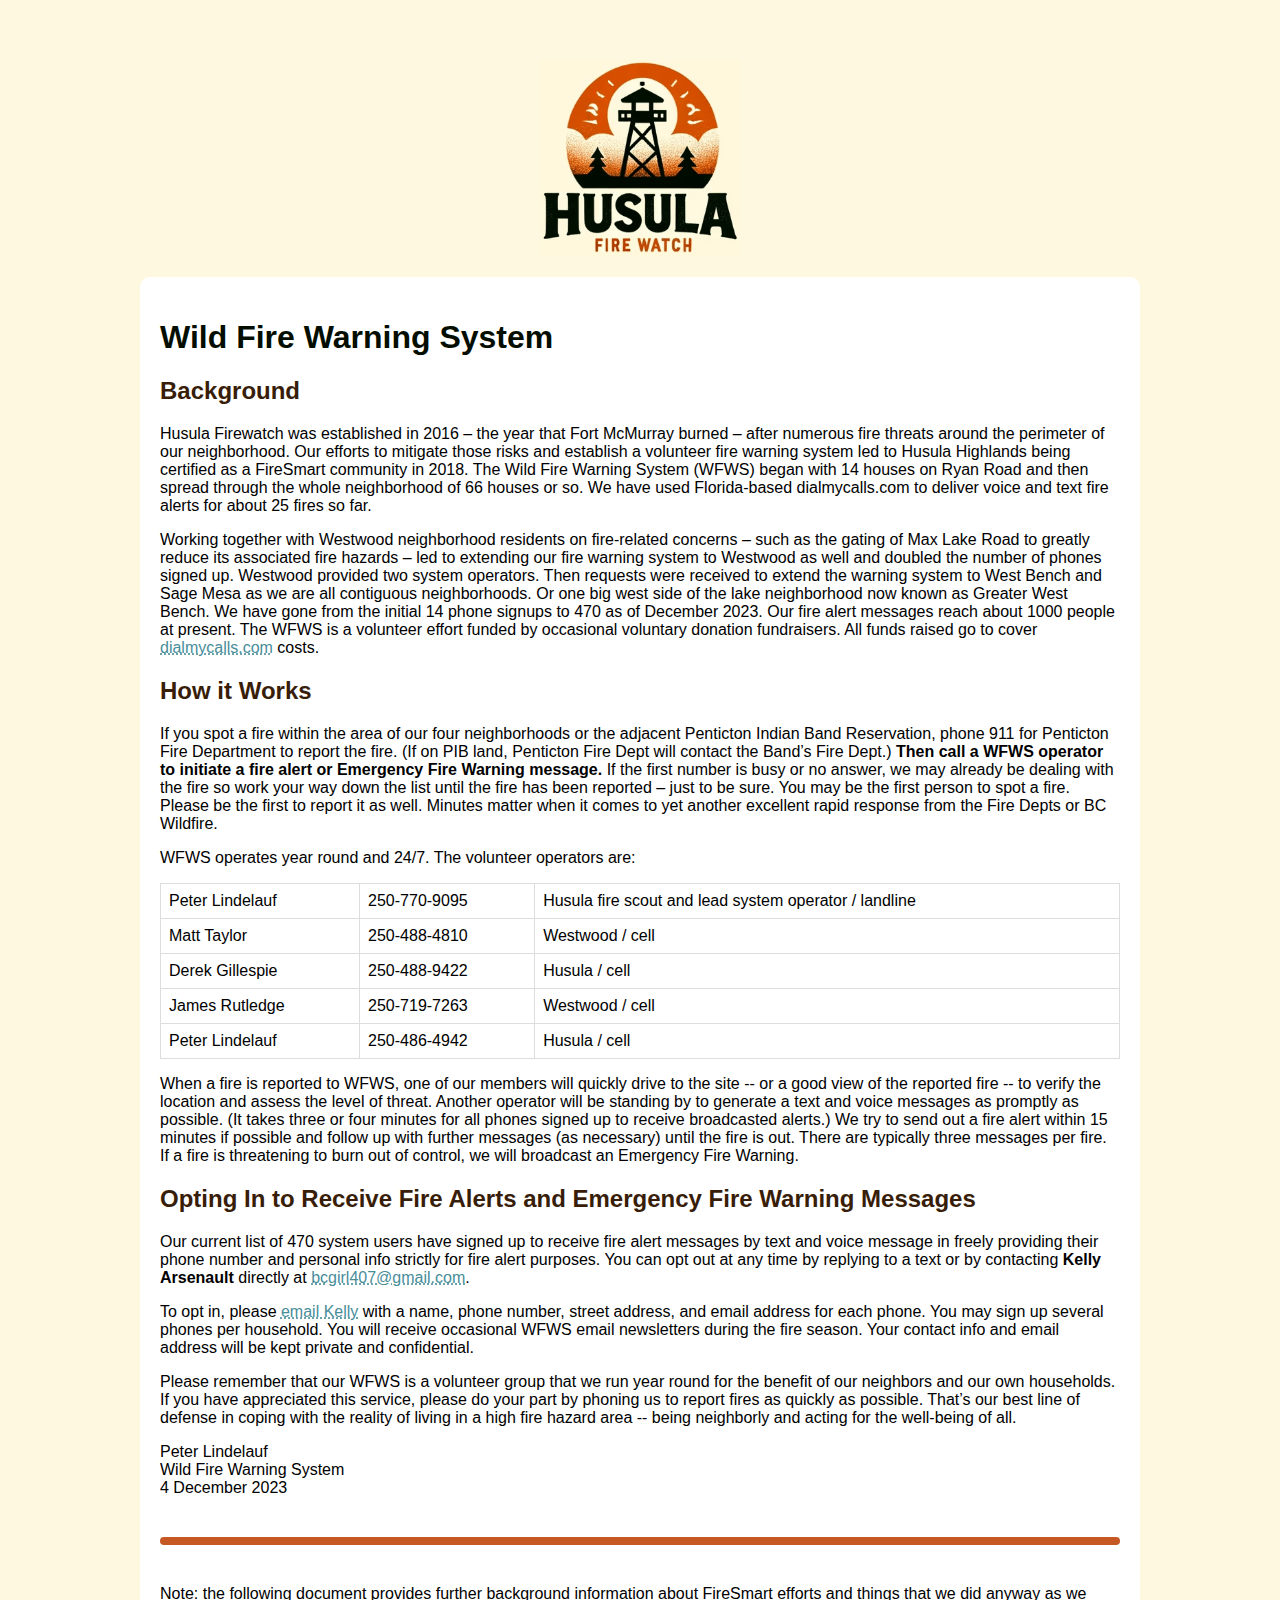
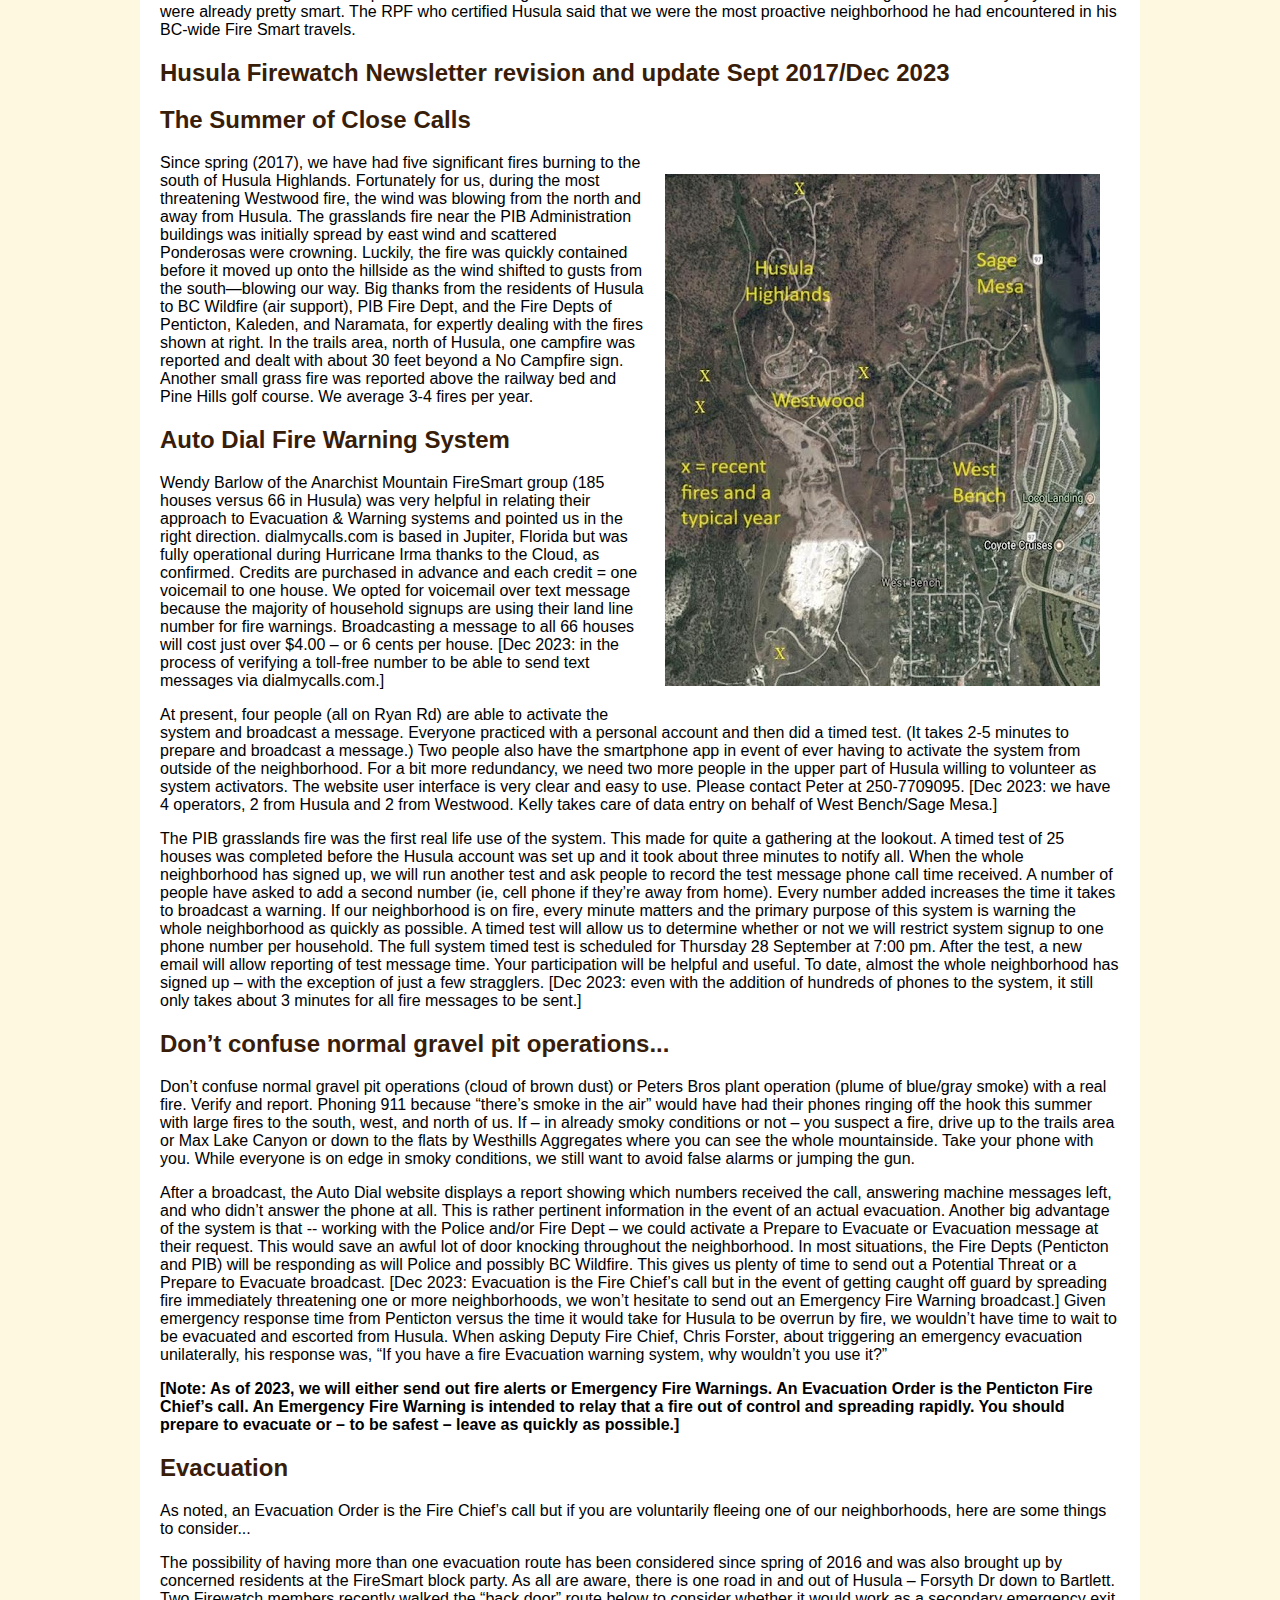
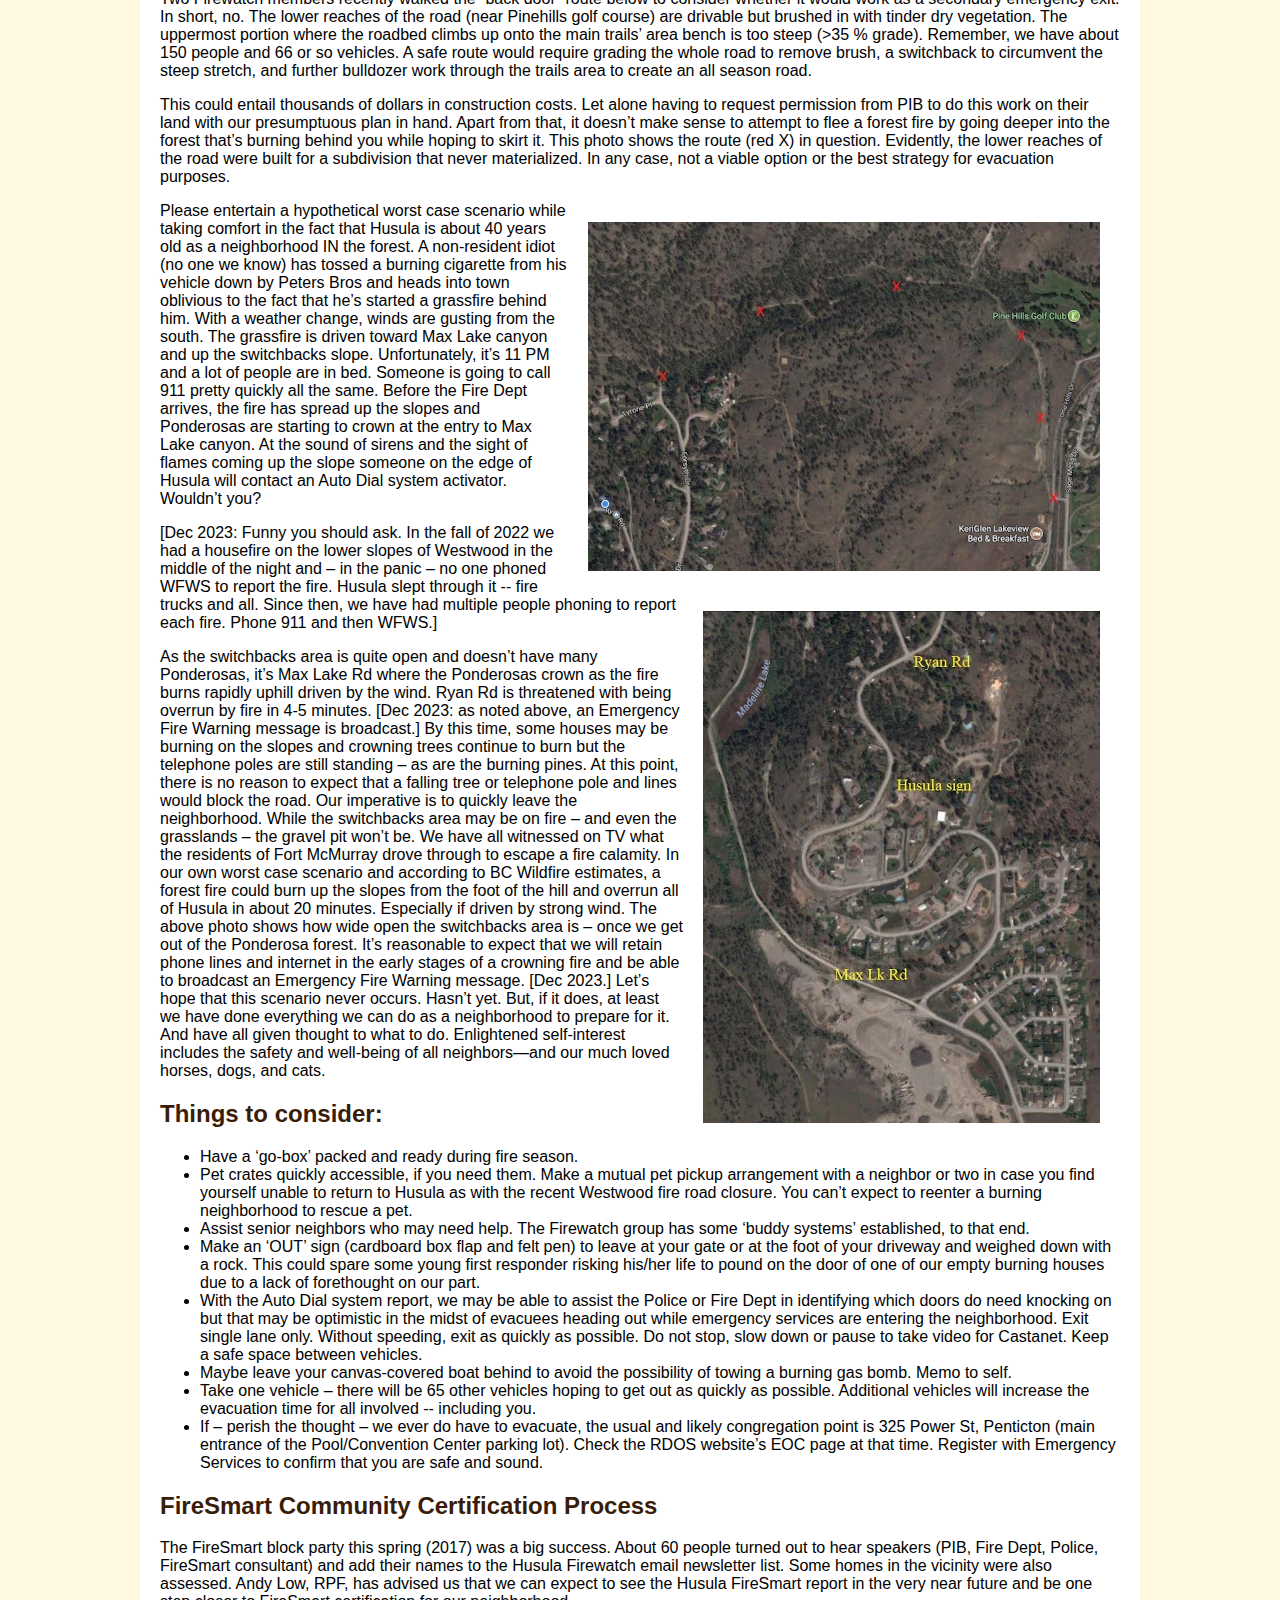
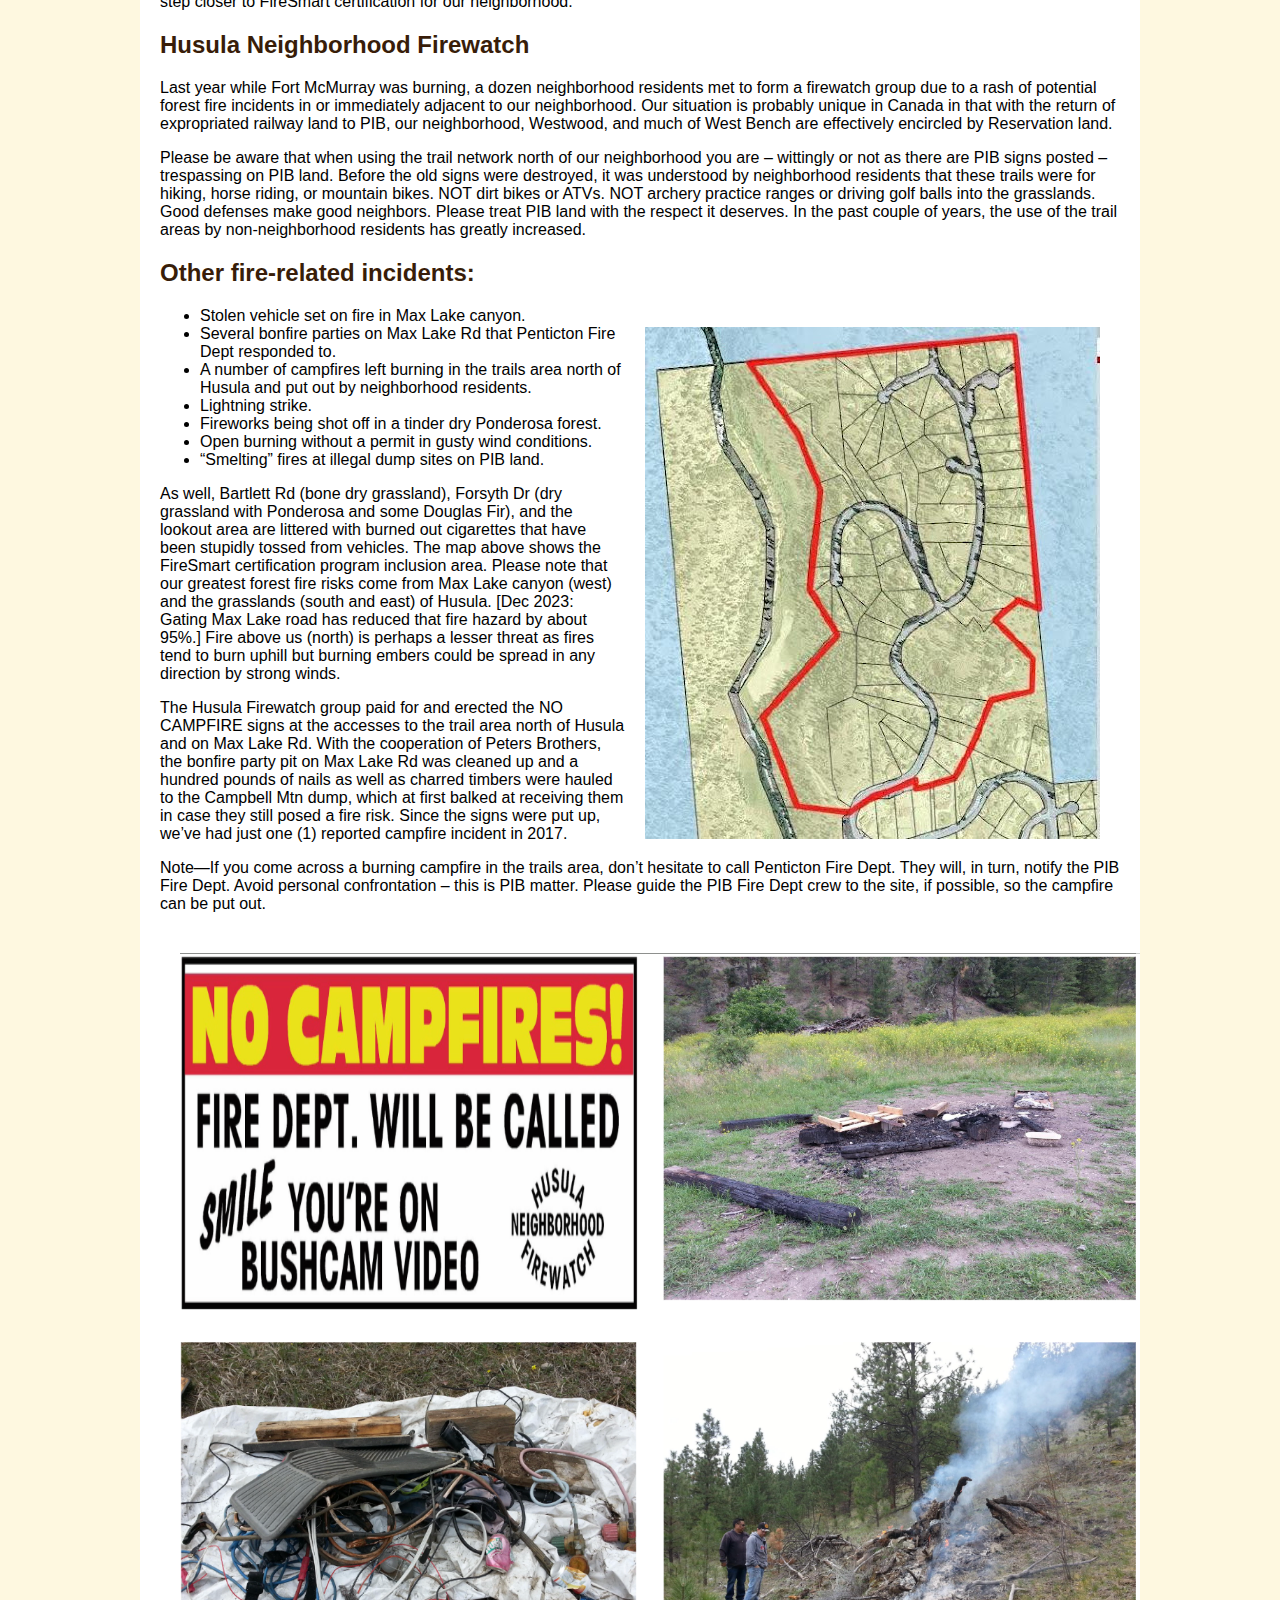
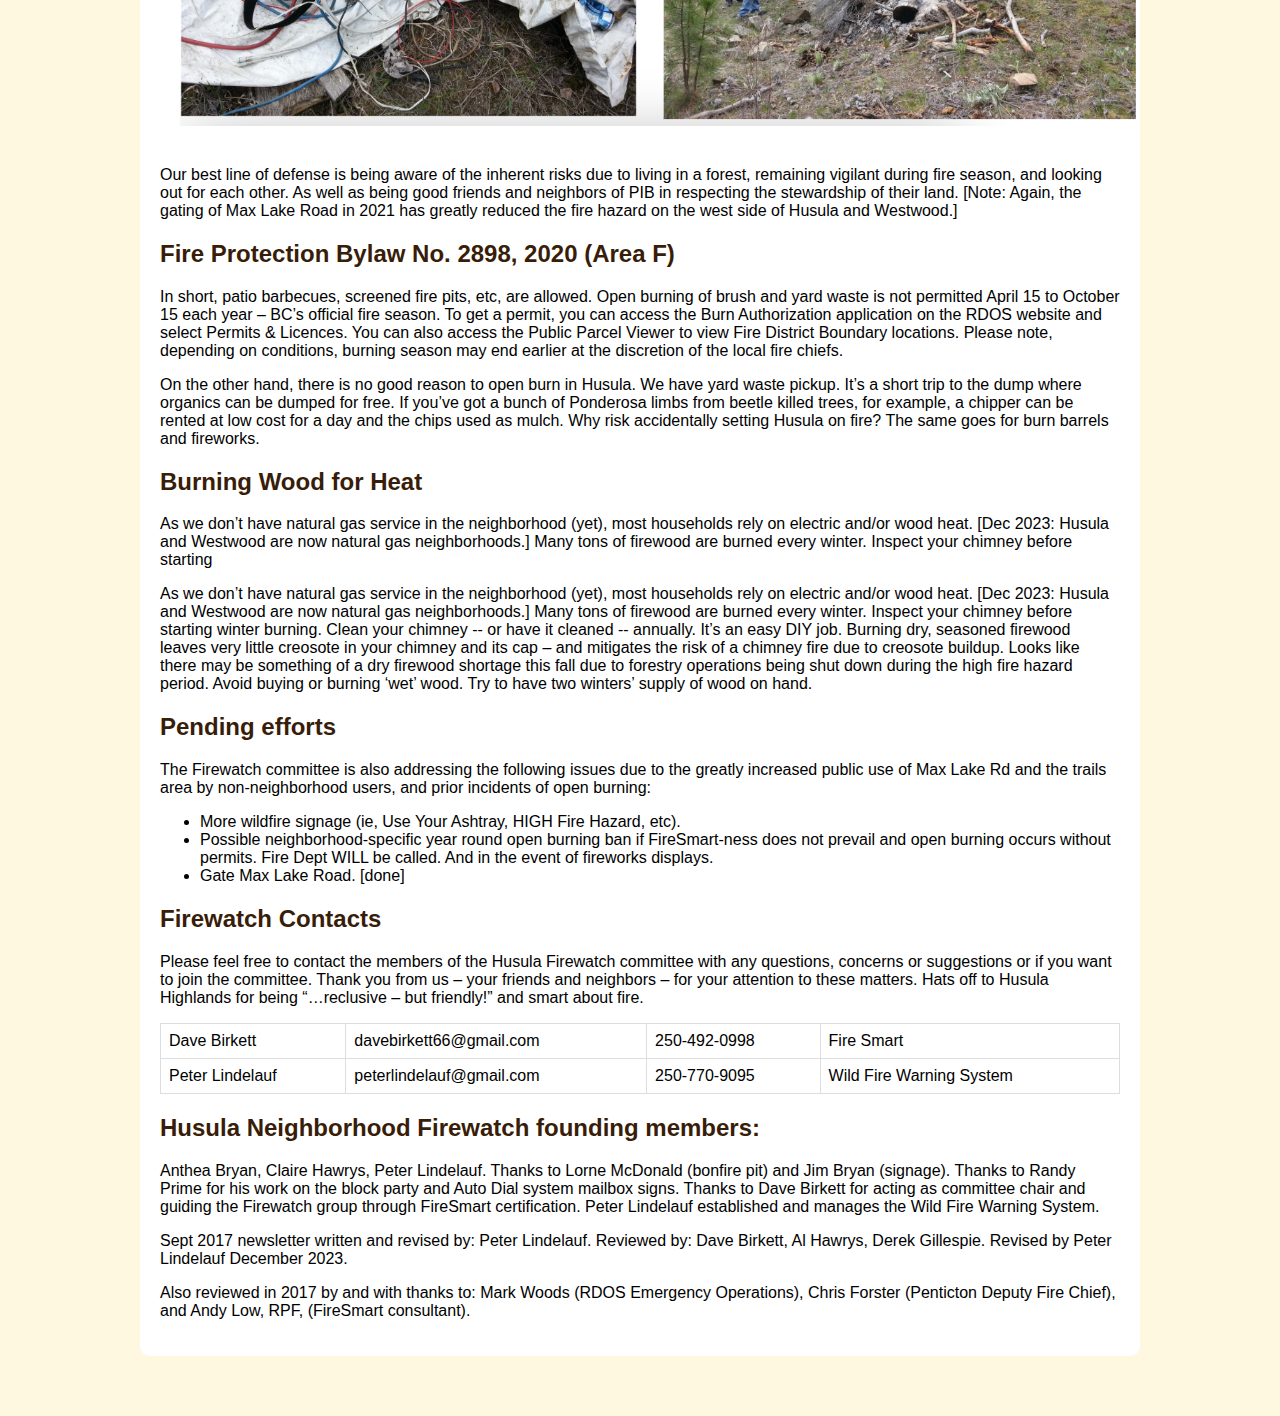
<file: index.html>
<!DOCTYPE html>
<html lang="en">
<head>
<meta charset="UTF-8">
<meta name="viewport" content="width=device-width, initial-scale=1.0">
<meta name="description" content="Husula Fire Watch volunteer group, established 2016">
<title>Husula Fire Watch Wildfire Warning System</title>
<style>
  body { 
    font-family: 'Helvetica', 'Arial', sans-serif; 
    margin: 0; 
    padding: 0; 
    background-color: #FEF8E0;
  }
  .wrapper {
    padding: 40px;
  }
  .container {
    max-width: 1000px; /* Maximum width */
    width: 100%; /* Full width */
    margin: 20px auto; /* Top and bottom margin, auto for left and right */
    padding: 20px;
    box-sizing: border-box;
    border-radius: 10px;
    background-color: #fff;
  }
  img { 
    max-width: 100%; 
    height: auto; 
  }
  hr {
    height: 8px;
    border: 0;
    background-color: #C65823;
    border-radius: 4px;
    margin: 40px 0;
  }
  img.right {
    float: right;
    padding: 20px;
    max-width: 100%;
  }
  img.center {
    display: block;
    width: 100%;
    max-width: 100%;
    padding: 20px;
    margin: 20px 0;
  }
  h1{
    color: #030E01;
  }
  h2{
    color: #381d09;
  }
  table {
        width: 100%; /* Table width is 100% of its container */
        border-collapse: collapse; /* Collapses the border */
        border-spacing: 0; /* Removes the space between borders */
    }

    th, td {
        border: 1px solid #ddd; /* Light gray border for each cell */
        padding: 8px; /* Padding inside each cell */
        text-align: left; /* Aligns text to the left */
    }
      td.email {
        word-break: break-all;
      }

    th {
        background-color: #f2f2f2; /* Light gray background for header cells */
    }
    b {
      font-style: bold;
    }
    a {
      color: #488d99;
      text-decoration: underline dotted;
    }
      a:hover {
        color: #157384;
        text-decoration: underline solid;
      }

    img.logo {
    display:block;
    max-width: 200px;
    margin: 20px auto;
  }


</style>
</head>
<body>
<div class="wrapper">
  <img src="logo3.png" class="logo" alt="Husula fire watch logo" />

<div class="container"> 

  <h1>Wild Fire Warning System</h1>
  <h2>Background</h2>
  <p>Husula Firewatch was established in 2016 – the year that Fort McMurray burned – after numerous fire threats around the perimeter of our neighborhood. Our efforts to mitigate those risks and establish a volunteer fire warning system led to Husula Highlands being certified as a FireSmart community in 2018. The Wild Fire Warning System (WFWS) began with 14 houses on Ryan Road and then spread through the whole neighborhood of 66 houses or so. We have used Florida-based dialmycalls.com to deliver voice and text fire alerts for about 25 fires so far.</p>
  <p>Working together with Westwood neighborhood residents on fire-related concerns – such as the gating of Max Lake Road to greatly reduce its associated fire hazards – led to extending our fire warning system to Westwood as well and doubled the number of phones signed up. Westwood provided two system operators. Then requests were received to extend the warning system to West Bench and Sage Mesa as we are all contiguous neighborhoods. Or one big west side of the lake neighborhood now known as Greater West Bench. We have gone from the initial 14 phone signups to 470 as of December 2023. Our fire alert messages reach about 1000 people at present. The WFWS is a volunteer effort funded by occasional voluntary donation fundraisers. All funds raised go to cover <a href="https://www.dialmycalls.com/">dialmycalls.com</a> costs.</p>

  <h2>How it Works</h2>
  <p>If you spot a fire within the area of our four neighborhoods or the adjacent Penticton Indian Band Reservation, phone 911 for Penticton Fire Department to report the fire. (If on PIB land, Penticton Fire Dept will contact the Band’s Fire Dept.) <b>Then call a WFWS operator to initiate a fire alert or Emergency Fire Warning message.</b> If the first number is busy or no answer, we may already be dealing with the fire so work your way down the list until the fire has been reported – just to be sure. You may be the first person to spot a fire. Please be the first to report it as well. Minutes matter when it comes to yet another excellent rapid response from the Fire Depts or BC Wildfire.</p>

  <p>WFWS operates year round and 24/7. The volunteer operators are:</p>
  <table>
      <tr>
          <td>Peter Lindelauf</td>
          <td>250-770-9095</td>
          <td>Husula fire scout and lead system operator / landline</td>
      </tr>
      <tr>
          <td>Matt Taylor</td>
          <td>250-488-4810</td>
          <td>Westwood / cell</td>
      </tr>
      <tr>
          <td>Derek Gillespie</td>
          <td>250-488-9422</td>
          <td>Husula / cell</td>
      </tr>
      <tr>
          <td>James Rutledge</td>
          <td>250-719-7263</td>
          <td>Westwood / cell</td>
      </tr>
      <tr>
          <td>Peter Lindelauf</td>
          <td>250-486-4942</td>
          <td>Husula / cell</td>
      </tr>
  </table>

  <p>When a fire is reported to WFWS, one of our members will quickly drive to the site -- or a good view of the reported fire -- to verify the location and assess the level of threat. Another operator will be standing by to generate a text and voice messages as promptly as possible. (It takes three or four minutes for all phones signed up to receive broadcasted alerts.) We try to send out a fire alert within 15 minutes if possible and follow up with further messages (as necessary) until the fire is out. There are typically three messages per fire. If a fire is threatening to burn out of control, we will broadcast an Emergency Fire Warning.</p>

  <h2>Opting In to Receive Fire Alerts and Emergency Fire Warning Messages</h2>
  <p>Our current list of 470 system users have signed up to receive fire alert messages by text and voice message in freely providing their phone number and personal info strictly for fire alert purposes. You can opt out at any time by replying to a text or by contacting <b>Kelly Arsenault</b> directly at <a href="mailto:bcgirl407@gmail.com">bcgirl407@gmail.com</a>.</p>
  <p>To opt in, please <a href="mailto:bcgirl407@gmail.com">email Kelly</a> with a name, phone number, street address, and email address for each phone. You may sign up several phones per household. You will receive occasional WFWS email newsletters during the fire season. Your contact info and email address will be kept private and confidential.</p>
  <p>Please remember that our WFWS is a volunteer group that we run year round for the benefit of our neighbors and our own households. If you have appreciated this service, please do your part by phoning us to report fires as quickly as possible. That’s our best line of defense in coping with the reality of living in a high fire hazard area -- being neighborly and acting for the well-being of all.</p>
  <p>Peter Lindelauf<br>
  Wild Fire Warning System<br>
  4 December 2023</p>

  <hr>
        
  <p>Note: the following document provides further background information about FireSmart efforts and things that we did anyway as we were already pretty smart. The RPF who certified Husula said that we were the most proactive neighborhood he had encountered in his BC-wide Fire Smart travels.</p>

  <h2>Husula Firewatch Newsletter revision and update Sept 2017/Dec 2023</h2>

  <h2>The Summer of Close Calls</h2>
  <img src="image1.jpeg" class="right" />
  <p>Since spring (2017), we have had five significant fires burning to the south of Husula Highlands. Fortunately for us, during the most threatening Westwood fire, the wind was blowing from the north and away from Husula. The grasslands fire near the PIB Administration buildings was initially spread by east wind and scattered Ponderosas were crowning. Luckily, the fire was quickly contained before it moved up onto the hillside as the wind shifted to gusts from the south—blowing our way. Big thanks from the residents of Husula to BC Wildfire (air support), PIB Fire Dept, and the Fire Depts of Penticton, Kaleden, and Naramata, for expertly dealing with the fires shown at right. In the trails area, north of Husula, one campfire was reported and dealt with about 30 feet beyond a No Campfire sign. Another small grass fire was reported above the railway bed and Pine Hills golf course. We average 3-4 fires per year.</p>

  <h2>Auto Dial Fire Warning System</h2>
  <p>Wendy Barlow of the Anarchist Mountain FireSmart group (185 houses versus 66 in Husula) was very helpful in relating their approach to Evacuation & Warning systems and pointed us in the right direction. dialmycalls.com is based in Jupiter, Florida but was fully operational during Hurricane Irma thanks to the Cloud, as confirmed. Credits are purchased in advance and each credit = one voicemail to one house. We opted for voicemail over text message because the majority of household signups are using their land line number for fire warnings. Broadcasting a message to all 66 houses will cost just over $4.00 – or 6 cents per house. [Dec 2023: in the process of verifying a toll-free number to be able to send text messages via dialmycalls.com.]</p>
  <p>At present, four people (all on Ryan Rd) are able to activate the system and broadcast a message. Everyone practiced with a personal account and then did a timed test. (It takes 2-5 minutes to prepare and broadcast a message.) Two people also have the smartphone app in event of ever having to activate the system from outside of the neighborhood. For a bit more redundancy, we need two more people in the upper part of Husula willing to volunteer as system activators. The website user interface is very clear and easy to use. Please contact Peter at 250-7709095. [Dec 2023: we have 4 operators, 2 from Husula and 2 from Westwood. Kelly takes care of data entry on behalf of West Bench/Sage Mesa.]</p>
  <p>The PIB grasslands fire was the first real life use of the system. This made for quite a gathering at the lookout. A timed test of 25 houses was completed before the Husula account was set up and it took about three minutes to notify all. When the whole neighborhood has signed up, we will run another test and ask people to record the test message phone call time received. A number of people have asked to add a second number (ie, cell phone if they’re away from home). Every number added increases the time it takes to broadcast a warning. If our neighborhood is on fire, every minute matters and the primary purpose of this system is warning the whole neighborhood as quickly as possible. A timed test will allow us to determine whether or not we will restrict system signup to one phone number per household. The full system timed test is scheduled for Thursday 28 September at 7:00 pm. After the test, a new email will allow reporting of test message time. Your participation will be helpful and useful. To date, almost the whole neighborhood has signed up – with the exception of just a few stragglers. [Dec 2023: even with the addition of hundreds of phones to the system, it still only takes about 3 minutes for all fire messages to be sent.]</p>

  <h2>Don’t confuse normal gravel pit operations...</h2>
  <p>Don’t confuse normal gravel pit operations (cloud of brown dust) or Peters Bros plant operation (plume of blue/gray smoke) with a real fire. Verify and report. Phoning 911 because “there’s smoke in the air” would have had their phones ringing off the hook this summer with large fires to the south, west, and north of us. If – in already smoky conditions or not – you suspect a fire, drive up to the trails area or Max Lake Canyon or down to the flats by Westhills Aggregates where you can see the whole mountainside. Take your phone with you. While everyone is on edge in smoky conditions, we still want to avoid false alarms or jumping the gun.</p>
  <p>After a broadcast, the Auto Dial website displays a report showing which numbers received the call, answering machine messages left, and who didn’t answer the phone at all. This is rather pertinent information in the event of an actual evacuation. Another big advantage of the system is that -- working with the Police and/or Fire Dept – we could activate a Prepare to Evacuate or Evacuation message at their request. This would save an awful lot of door knocking throughout the neighborhood. In most situations, the Fire Depts (Penticton and PIB) will be responding as will Police and possibly BC Wildfire. This gives us plenty of time to send out a Potential Threat or a Prepare to Evacuate broadcast. [Dec 2023: Evacuation is the Fire Chief’s call but in the event of getting caught off guard by spreading fire immediately threatening one or more neighborhoods, we won’t hesitate to send out an Emergency Fire Warning broadcast.] Given emergency response time from Penticton versus the time it would take for Husula to be overrun by fire, we wouldn’t have time to wait to be evacuated and escorted from Husula. When asking Deputy Fire Chief, Chris Forster, about triggering an emergency evacuation unilaterally, his response was, “If you have a fire Evacuation warning system, why wouldn’t you use it?”</p>
  <p><b>[Note: As of 2023, we will either send out fire alerts or Emergency Fire Warnings. An Evacuation Order is the Penticton Fire Chief’s call. An Emergency Fire Warning is intended to relay that a fire out of control and spreading rapidly. You should prepare to evacuate or – to be safest – leave as quickly as possible.]</b></p>

  <h2>Evacuation</h2>
  <p>As noted, an Evacuation Order is the Fire Chief’s call but if you are voluntarily fleeing one of our neighborhoods, here are some things to consider...</p>
  <p>The possibility of having more than one evacuation route has been considered since spring of 2016 and was also brought up by concerned residents at the FireSmart block party. As all are aware, there is one road in and out of Husula – Forsyth Dr down to Bartlett. Two Firewatch members recently walked the “back door” route below to consider whether it would work as a secondary emergency exit. In short, no. The lower reaches of the road (near Pinehills golf course) are drivable but brushed in with tinder dry vegetation. The uppermost portion where the roadbed climbs up onto the main trails’ area bench is too steep (>35 % grade). Remember, we have about 150 people and 66 or so vehicles. A safe route would require grading the whole road to remove brush, a switchback to circumvent the steep stretch, and further bulldozer work through the trails area to create an all season road.</p>
  <p>This could entail thousands of dollars in construction costs. Let alone having to request permission from PIB to do this work on their land with our presumptuous plan in hand. Apart from that, it doesn’t make sense to attempt to flee a forest fire by going deeper into the forest that’s burning behind you while hoping to skirt it. This photo shows the route (red X) in question. Evidently, the lower reaches of the road were built for a subdivision that never materialized. In any case, not a viable option or the best strategy for evacuation purposes.</p>
  <img src="image2.jpeg" class="right" />
  <p>Please entertain a hypothetical worst case scenario while taking comfort in the fact that Husula is about 40 years old as a neighborhood IN the forest. A non-resident idiot (no one we know) has tossed a burning cigarette from his vehicle down by Peters Bros and heads into town oblivious to the fact that he’s started a grassfire behind him. With a weather change, winds are gusting from the south. The grassfire is driven toward Max Lake canyon and up the switchbacks slope. Unfortunately, it’s 11 PM and a lot of people are in bed. Someone is going to call 911 pretty quickly all the same. Before the Fire Dept arrives, the fire has spread up the slopes and Ponderosas are starting to crown at the entry to Max Lake canyon. At the sound of sirens and the sight of flames coming up the slope someone on the edge of Husula will contact an Auto Dial system activator. Wouldn’t you?</p>
  <img src="image3.jpeg" class="right" />
  <p>[Dec 2023: Funny you should ask. In the fall of 2022 we had a housefire on the lower slopes of Westwood in the middle of the night and – in the panic – no one phoned WFWS to report the fire. Husula slept through it -- fire trucks and all. Since then, we have had multiple people phoning to report each fire. Phone 911 and then WFWS.]</p>

  <p>As the switchbacks area is quite open and doesn’t have many Ponderosas, it’s Max Lake Rd where the Ponderosas crown as the fire burns rapidly uphill driven by the wind. Ryan Rd is threatened with being overrun by fire in 4-5 minutes. [Dec 2023: as noted above, an Emergency Fire Warning message is broadcast.] By this time, some houses may be burning on the slopes and crowning trees continue to burn but the telephone poles are still standing – as are the burning pines. At this point, there is no reason to expect that a falling tree or telephone pole and lines would block the road. Our imperative is to quickly leave the neighborhood. While the switchbacks area may be on fire – and even the grasslands – the gravel pit won’t be. We have all witnessed on TV what the residents of Fort McMurray drove through to escape a fire calamity. In our own worst case scenario and according to BC Wildfire estimates, a forest fire could burn up the slopes from the foot of the hill and overrun all of Husula in about 20 minutes. Especially if driven by strong wind. The above photo shows how wide open the switchbacks area is – once we get out of the Ponderosa forest. It’s reasonable to expect that we will retain phone lines and internet in the early stages of a crowning fire and be able to broadcast an Emergency Fire Warning message. [Dec 2023.] Let’s hope that this scenario never occurs. Hasn’t yet. But, if it does, at least we have done everything we can do as a neighborhood to prepare for it. And have all given thought to what to do. Enlightened self-interest includes the safety and well-being of all neighbors—and our much loved horses, dogs, and cats.</p>

  <h2>Things to consider:</h2>
  <ul>
      <li>Have a ‘go-box’ packed and ready during fire season.</li>
      <li>Pet crates quickly accessible, if you need them. Make a mutual pet pickup arrangement with a neighbor or two in case you find yourself unable to return to Husula as with the recent Westwood fire road closure. You can’t expect to reenter a burning neighborhood to rescue a pet.</li>
      <li>Assist senior neighbors who may need help. The Firewatch group has some ‘buddy systems’ established, to that end.</li>
      <li>Make an ‘OUT’ sign (cardboard box flap and felt pen) to leave at your gate or at the foot of your driveway and weighed down with a rock. This could spare some young first responder risking his/her life to pound on the door of one of our empty burning houses due to a lack of forethought on our part.</li>
      <li>With the Auto Dial system report, we may be able to assist the Police or Fire Dept in identifying which doors do need knocking on but that may be optimistic in the midst of evacuees heading out while emergency services are entering the neighborhood. Exit single lane only. Without speeding, exit as quickly as possible. Do not stop, slow down or pause to take video for Castanet. Keep a safe space between vehicles.</li>
      <li>Maybe leave your canvas-covered boat behind to avoid the possibility of towing a burning gas bomb. Memo to self.</li>
      <li>Take one vehicle – there will be 65 other vehicles hoping to get out as quickly as possible. Additional vehicles will increase the evacuation time for all involved -- including you.</li>
      <li>If – perish the thought – we ever do have to evacuate, the usual and likely congregation point is 325 Power St, Penticton (main entrance of the Pool/Convention Center parking lot). Check the RDOS website’s EOC page at that time. Register with Emergency Services to confirm that you are safe and sound.</li>
  </ul>

  <h2>FireSmart Community Certification Process</h2>
  <p>The FireSmart block party this spring (2017) was a big success. About 60 people turned out to hear speakers (PIB, Fire Dept, Police, FireSmart consultant) and add their names to the Husula Firewatch email newsletter list. Some homes in the vicinity were also assessed. Andy Low, RPF, has advised us that we can expect to see the Husula FireSmart report in the very near future and be one step closer to FireSmart certification for our neighborhood.</p>

  <h2>Husula Neighborhood Firewatch</h2>
  <p>Last year while Fort McMurray was burning, a dozen neighborhood residents met to form a firewatch group due to a rash of potential forest fire incidents in or immediately adjacent to our neighborhood. Our situation is probably unique in Canada in that with the return of expropriated railway land to PIB, our neighborhood, Westwood, and much of West Bench are effectively encircled by Reservation land.

  <p>Please be aware that when using the trail network north of our neighborhood you are – wittingly or not as there are PIB signs posted – trespassing on PIB land. Before the old signs were destroyed, it was understood by neighborhood residents that these trails were for hiking, horse riding, or mountain bikes. NOT dirt bikes or ATVs. NOT archery practice ranges or driving golf balls into the grasslands. Good defenses make good neighbors. Please treat PIB land with the respect it deserves. In the past couple of years, the use of the trail areas by non-neighborhood residents has greatly increased.</p>

  <h2>Other fire-related incidents:</h2>
  <img src="image4.jpeg" class="right" />
  <ul>
      <li>Stolen vehicle set on fire in Max Lake canyon.</li>
      <li>Several bonfire parties on Max Lake Rd that Penticton Fire Dept responded to.</li>
      <li>A number of campfires left burning in the trails area north of Husula and put out by neighborhood residents.</li>
      <li>Lightning strike.</li>
      <li>Fireworks being shot off in a tinder dry Ponderosa forest.</li>
      <li>Open burning without a permit in gusty wind conditions.</li>
      <li>“Smelting” fires at illegal dump sites on PIB land.</li>
  </ul>

  <p>As well, Bartlett Rd (bone dry grassland), Forsyth Dr (dry grassland with Ponderosa and some Douglas Fir), and the lookout area are littered with burned out cigarettes that have been stupidly tossed from vehicles. The map above shows the FireSmart certification program inclusion area. Please note that our greatest forest fire risks come from Max Lake canyon (west) and the grasslands (south and east) of Husula. [Dec 2023: Gating Max Lake road has reduced that fire hazard by about 95%.] Fire above us (north) is perhaps a lesser threat as fires tend to burn uphill but burning embers could be spread in any direction by strong winds.</p>

  <p>The Husula Firewatch group paid for and erected the NO CAMPFIRE signs at the accesses to the trail area north of Husula and on Max Lake Rd. With the cooperation of Peters Brothers, the bonfire party pit on Max Lake Rd was cleaned up and a hundred pounds of nails as well as charred timbers were hauled to the Campbell Mtn dump, which at first balked at receiving them in case they still posed a fire risk. Since the signs were put up, we’ve had just one (1) reported campfire incident in 2017.</p>

  <p>Note—If you come across a burning campfire in the trails area, don’t hesitate to call Penticton Fire Dept. They will, in turn, notify the PIB Fire Dept. Avoid personal confrontation – this is PIB matter. Please guide the PIB Fire Dept crew to the site, if possible, so the campfire can be put out.</p>

  <img src="image5.png" class="center" />

  <p>Our best line of defense is being aware of the inherent risks due to living in a forest, remaining vigilant during fire season, and looking out for each other. As well as being good friends and neighbors of PIB in respecting the stewardship of their land. [Note: Again, the gating of Max Lake Road in 2021 has greatly reduced the fire hazard on the west side of Husula and Westwood.]</p>

  <h2>Fire Protection Bylaw No. 2898, 2020 (Area F)</h2>
  <p>In short, patio barbecues, screened fire pits, etc, are allowed. Open burning of brush and yard waste is not permitted April 15 to October 15 each year – BC’s official fire season. To get a permit, you can access the Burn Authorization application on the RDOS website and select Permits & Licences. You can also access the Public Parcel Viewer to view Fire District Boundary locations. Please note, depending on conditions, burning season may end earlier at the discretion of the local fire chiefs.</p>

  <p>On the other hand, there is no good reason to open burn in Husula. We have yard waste pickup. It’s a short trip to the dump where organics can be dumped for free. If you’ve got a bunch of Ponderosa limbs from beetle killed trees, for example, a chipper can be rented at low cost for a day and the chips used as mulch. Why risk accidentally setting Husula on fire? The same goes for burn barrels and fireworks.</p>

  <h2>Burning Wood for Heat</h2>
  <p>As we don’t have natural gas service in the neighborhood (yet), most households rely on electric and/or wood heat. [Dec 2023: Husula and Westwood are now natural gas neighborhoods.] Many tons of firewood are burned every winter. Inspect your chimney before starting

    <p>As we don’t have natural gas service in the neighborhood (yet), most households rely on electric and/or wood heat. [Dec 2023: Husula and Westwood are now natural gas neighborhoods.] Many tons of firewood are burned every winter. Inspect your chimney before starting winter burning. Clean your chimney -- or have it cleaned -- annually. It’s an easy DIY job. Burning dry, seasoned firewood leaves very little creosote in your chimney and its cap – and mitigates the risk of a chimney fire due to creosote buildup. Looks like there may be something of a dry firewood shortage this fall due to forestry operations being shut down during the high fire hazard period. Avoid buying or burning ‘wet’ wood. Try to have two winters’ supply of wood on hand.</p>

  <h2>Pending efforts</h2>
  <p>The Firewatch committee is also addressing the following issues due to the greatly increased public use of Max Lake Rd and the trails area by non-neighborhood users, and prior incidents of open burning:</p>
  <ul>
      <li>More wildfire signage (ie, Use Your Ashtray, HIGH Fire Hazard, etc).</li>
      <li>Possible neighborhood-specific year round open burning ban if FireSmart-ness does not prevail and open burning occurs without permits. Fire Dept WILL be called. And in the event of fireworks displays.</li>
      <li>Gate Max Lake Road. [done]</li>
  </ul>

  <h2>Firewatch Contacts</h2>
  <p>Please feel free to contact the members of the Husula Firewatch committee with any questions, concerns or suggestions or if you want to join the committee. Thank you from us – your friends and neighbors – for your attention to these matters. Hats off to Husula Highlands for being “…reclusive – but friendly!” and smart about fire.</p>
  <table>
    <tr>
        <td>Dave Birkett</td>
        <td class="email">davebirkett66@gmail.com</td>
        <td>250-492-0998</td>
        <td>Fire Smart</td>
    </tr>
    <tr>
        <td>Peter Lindelauf</td>
        <td class="email">peterlindelauf@gmail.com</td>
        <td>250-770-9095</td>
        <td>Wild Fire Warning System</td>
    </tr>
  </table>


  <h2>Husula Neighborhood Firewatch founding members:</h2>
  <p>Anthea Bryan, Claire Hawrys, Peter Lindelauf. Thanks to Lorne McDonald (bonfire pit) and Jim Bryan (signage). Thanks to Randy Prime for his work on the block party and Auto Dial system mailbox signs. Thanks to Dave Birkett for acting as committee chair and guiding the Firewatch group through FireSmart certification. Peter Lindelauf established and manages the Wild Fire Warning System.</p>

  <p>Sept 2017 newsletter written and revised by: Peter Lindelauf. Reviewed by: Dave Birkett, Al Hawrys, Derek Gillespie. Revised by Peter Lindelauf December 2023.</p>

  <p>Also reviewed in 2017 by and with thanks to: Mark Woods (RDOS Emergency Operations), Chris Forster (Penticton Deputy Fire Chief), and Andy Low, RPF, (FireSmart consultant).</p>


</div> <!-- /container -->
</div><!-- /wrapper -->
</body>
</html>
</file>
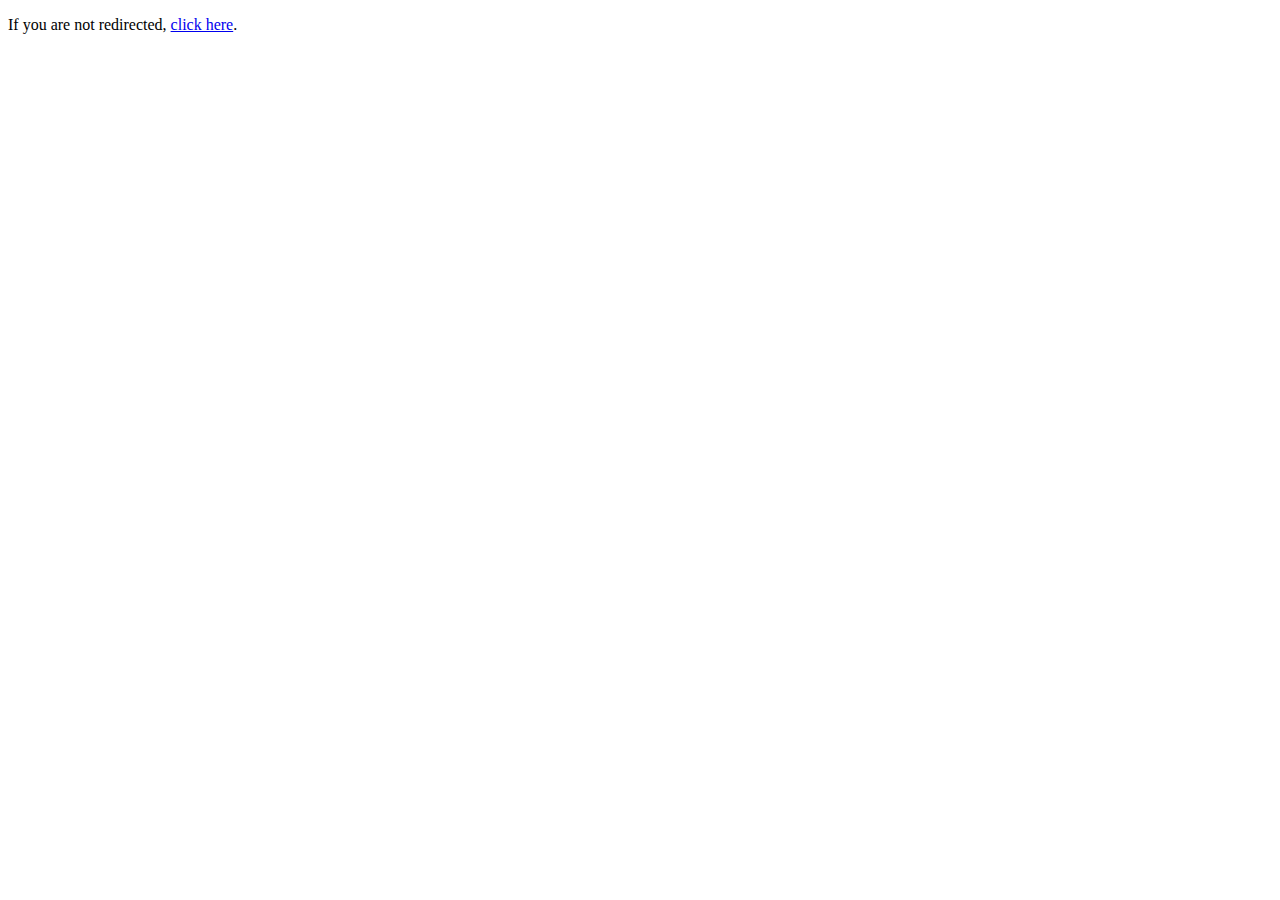
<file: resources/sage-mesa-water-system-report-june-2025-v3.pdf/index.html>
<!DOCTYPE html>
<html>
  <head>
    <meta http-equiv="refresh" content="0; url=/resources/sage-mesa-water-system-report-june-2025-v4.pdf" />
  </head>
  <body>
    <p>If you are not redirected, <a href="/resources/sage-mesa-water-system-report-june-2025-v4.pdf">click here</a>.</p>
  </body>
</html>
</file>
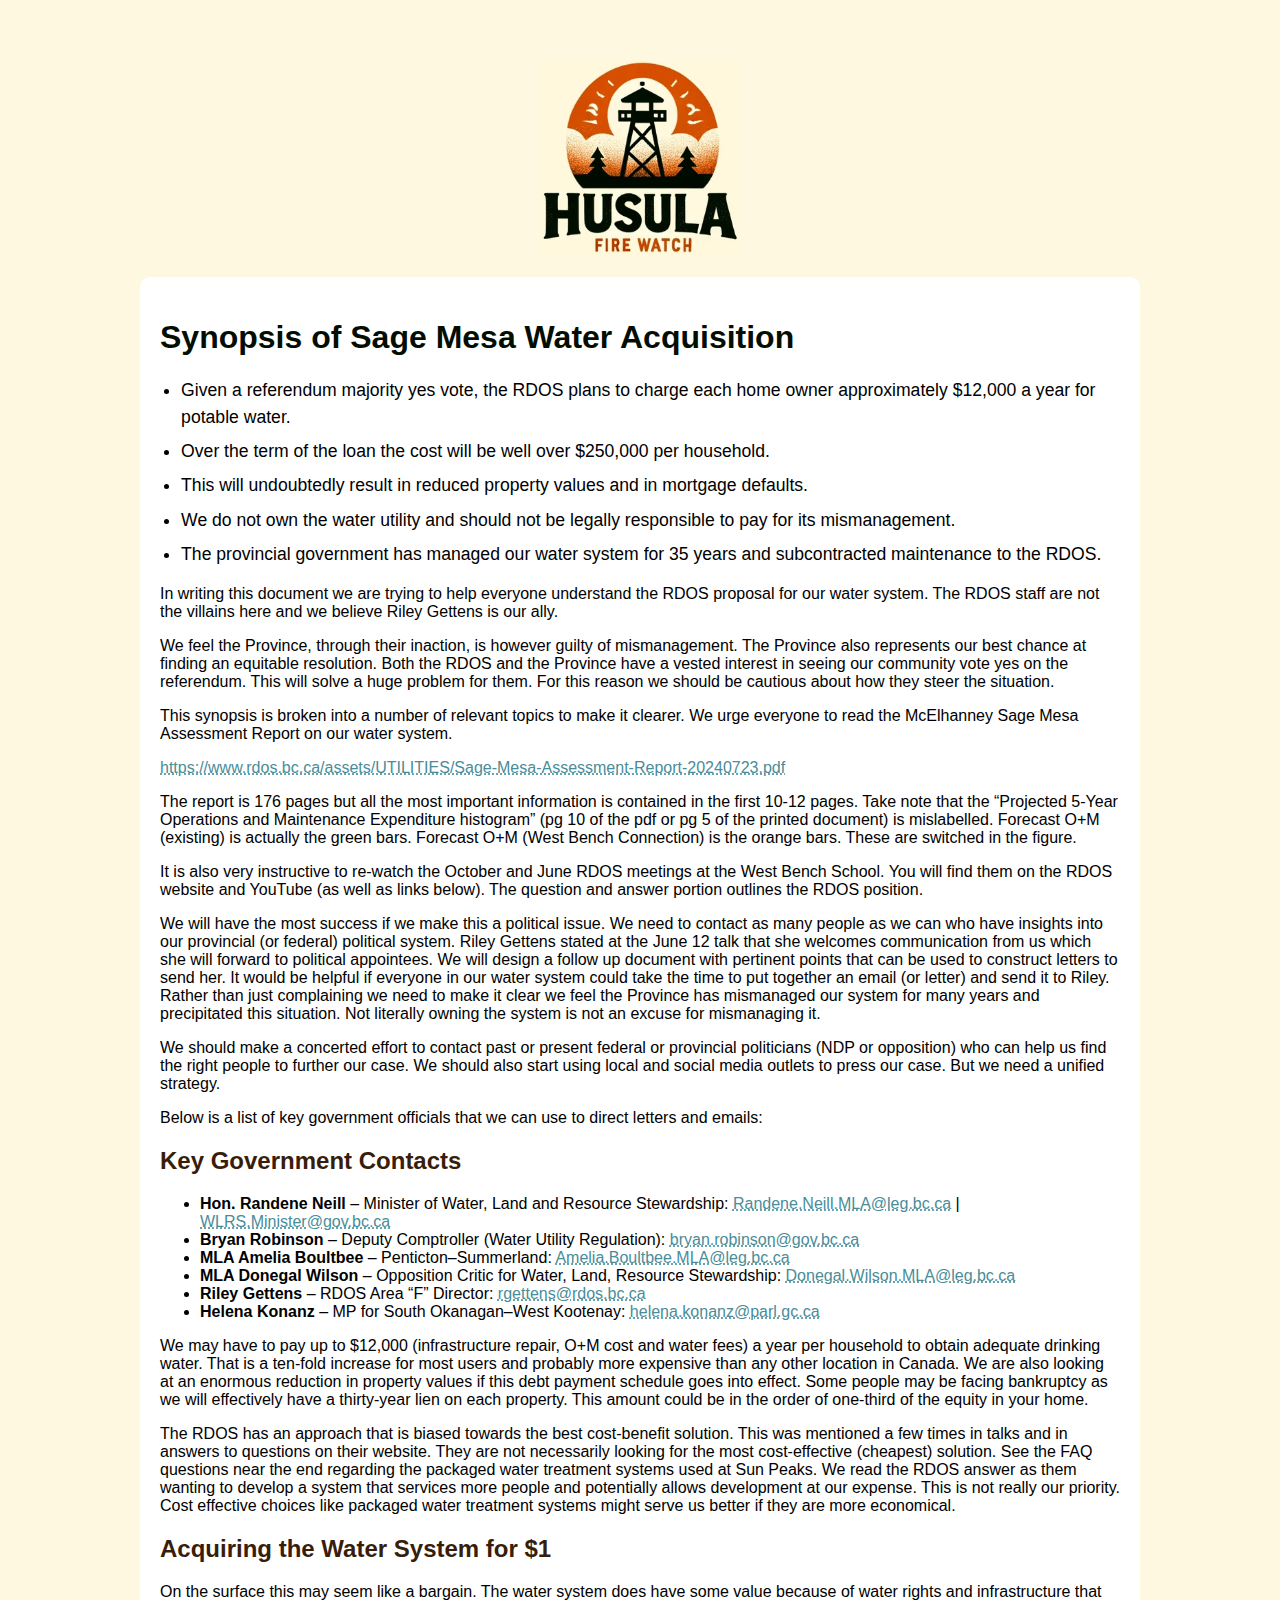
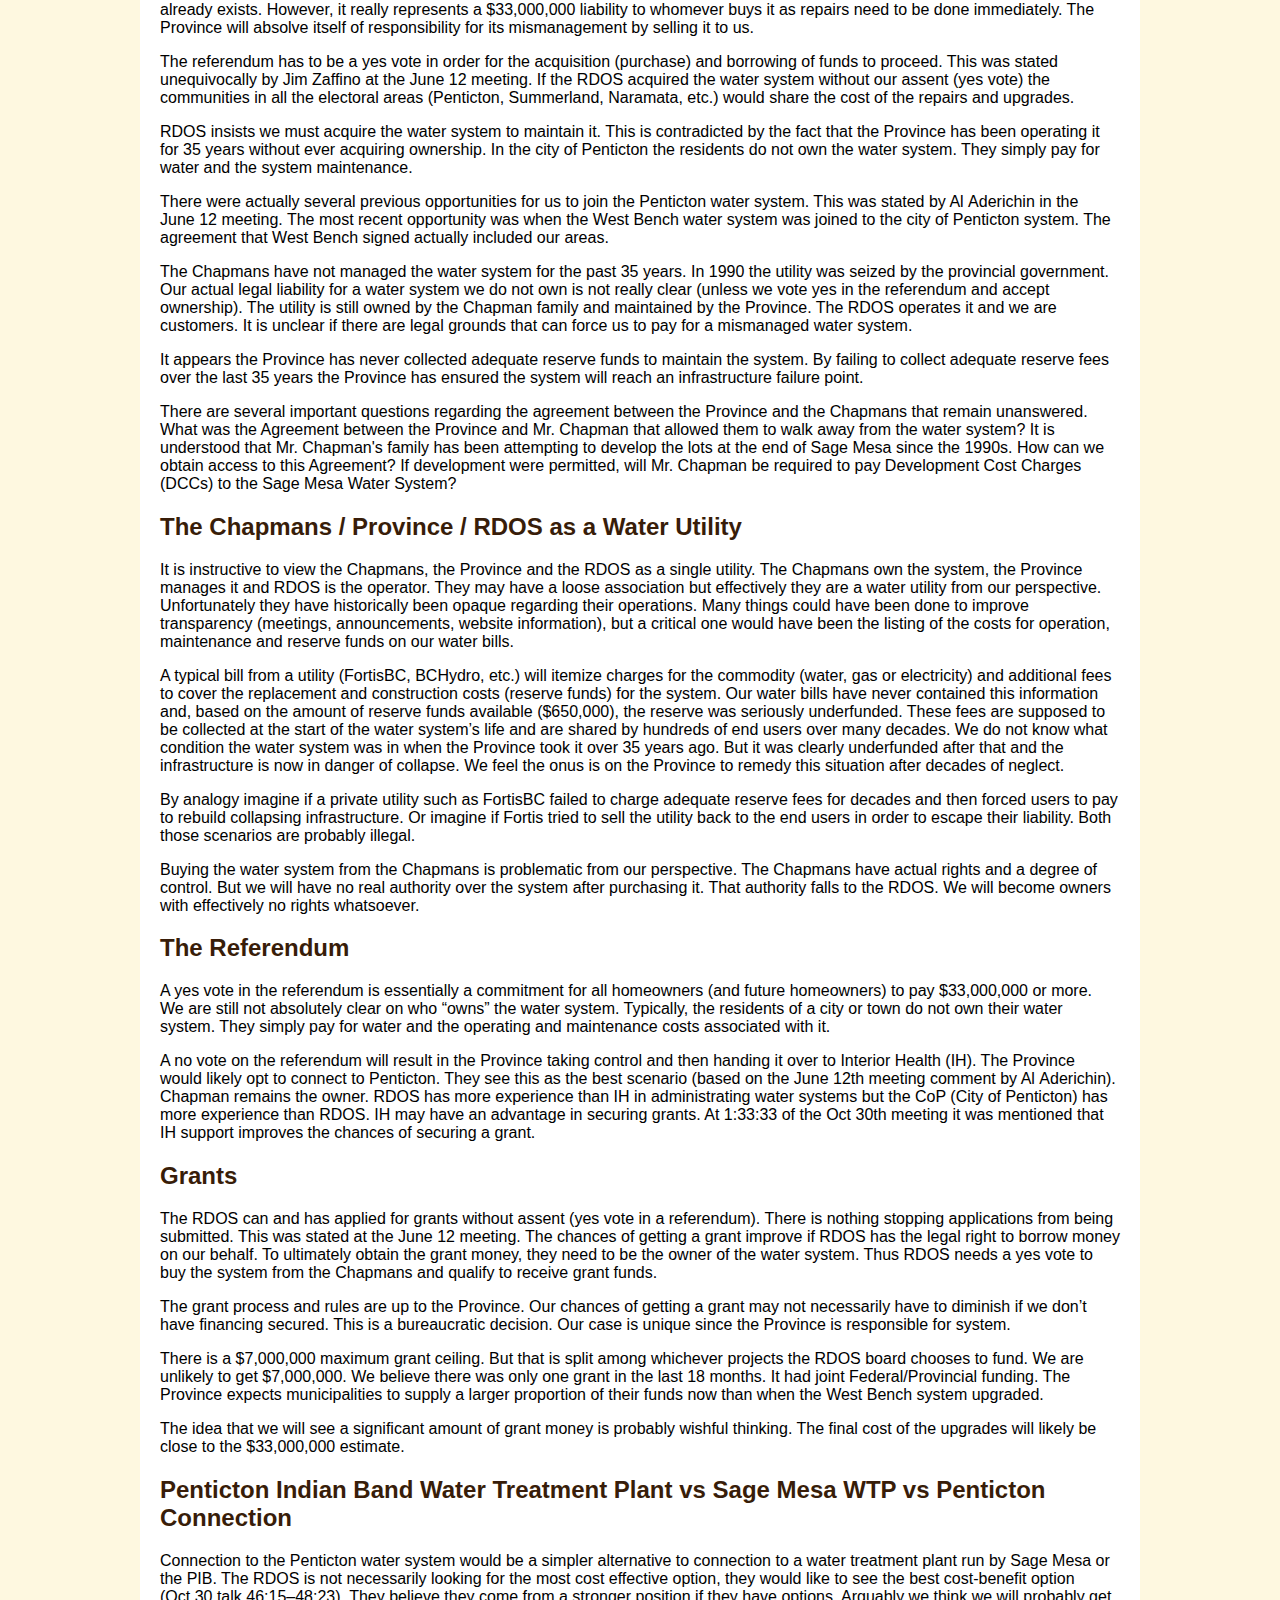
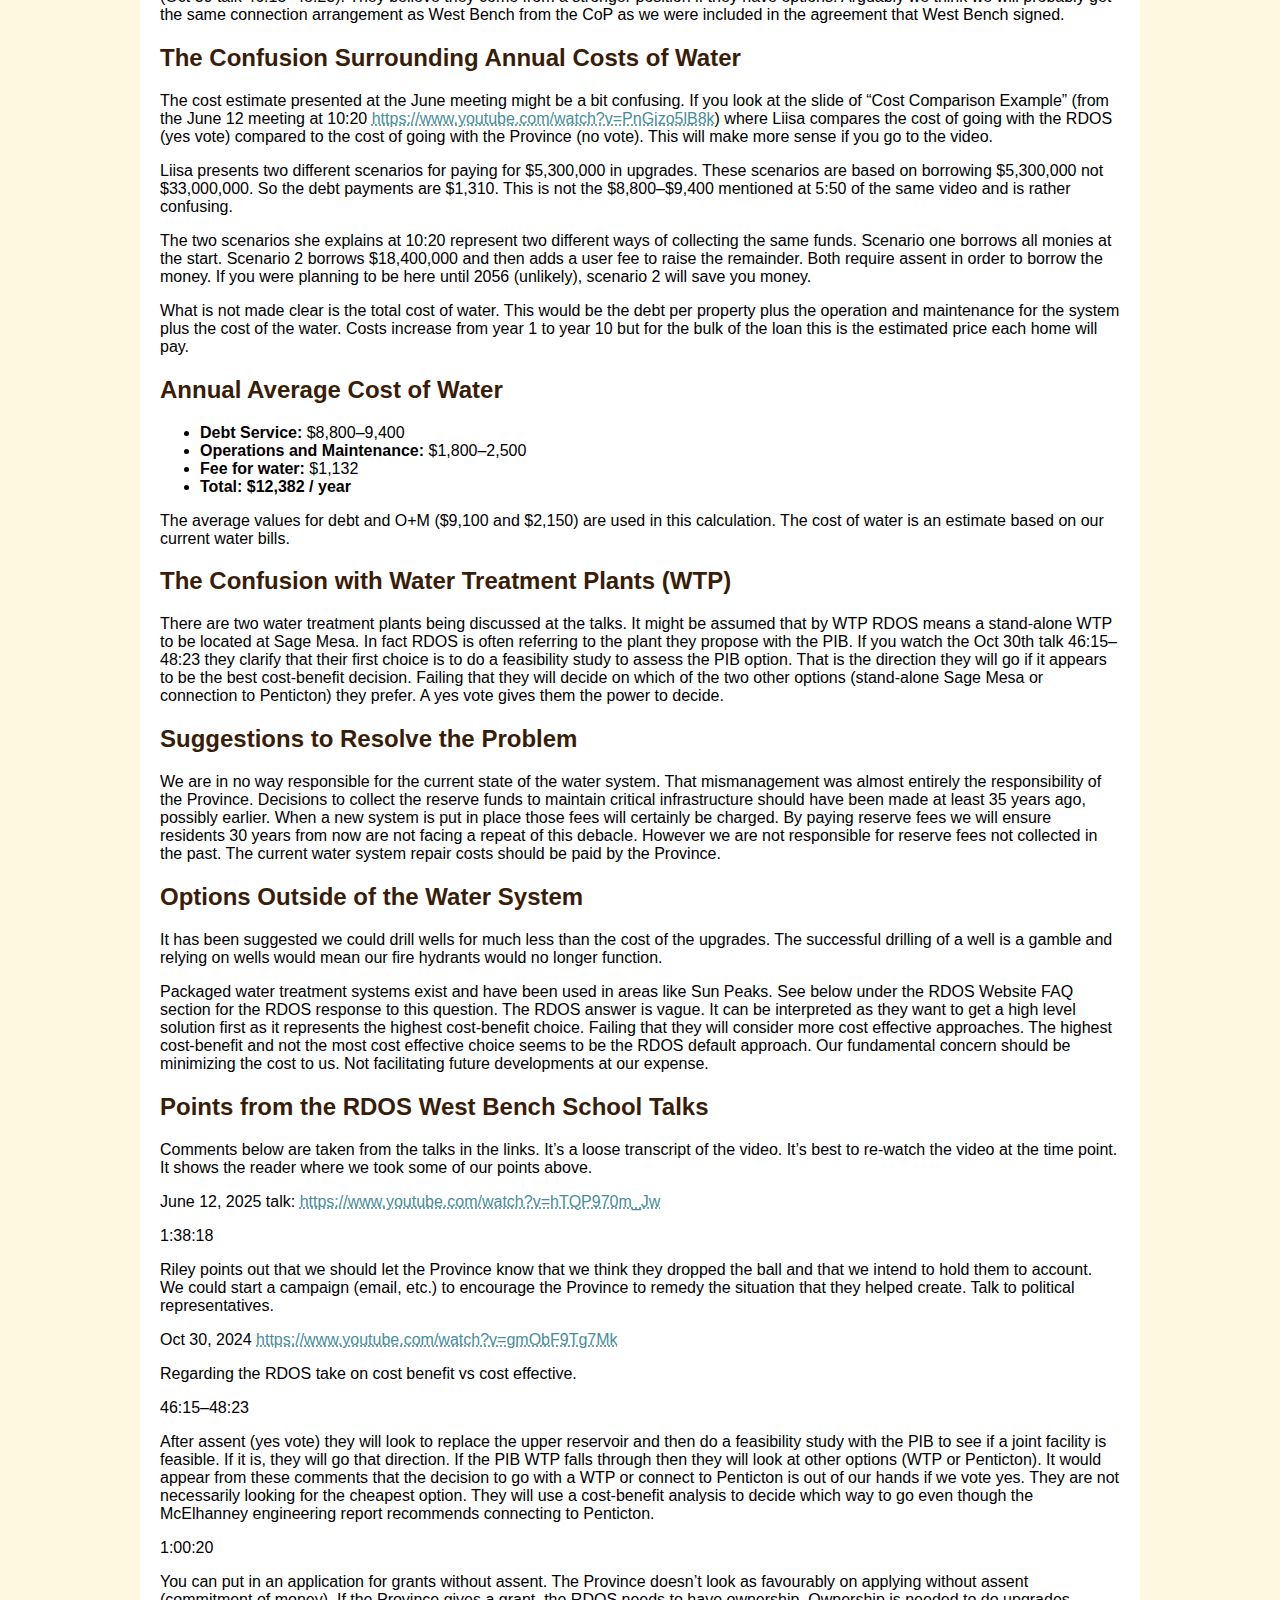
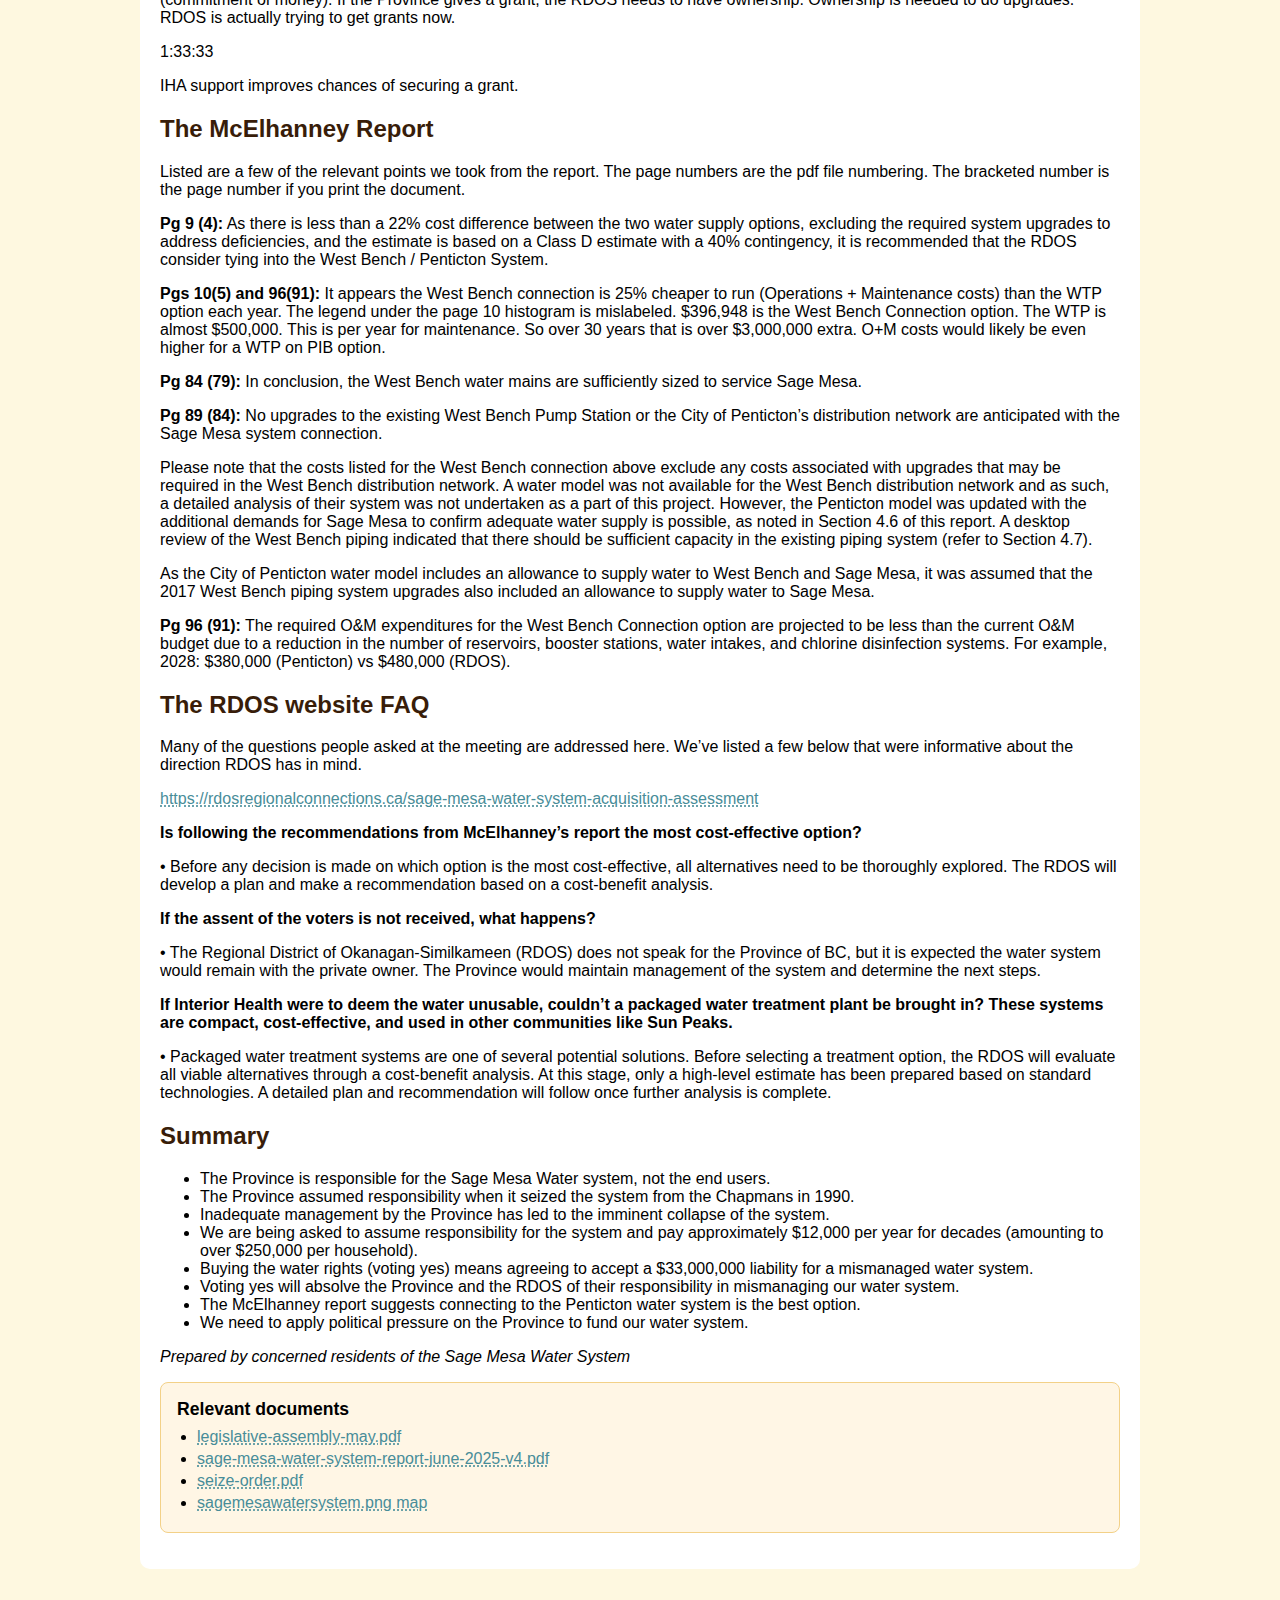
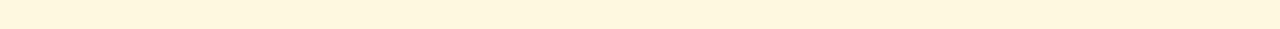
<file: sagemesawatersystemvote.html>
<!DOCTYPE html>
<html lang="en">
<head>
  <meta charset="UTF-8">
  <meta name="viewport" content="width=device-width, initial-scale=1.0">
  <meta name="description" content="Synopsis of Sage Mesa Water Acquisition - Community Summary">
  <title>Sage Mesa Water Acquisition Summary</title>
  <link rel="stylesheet" href="style.css">
</head>
<body>
  <div class="wrapper">
    <img src="logo3.png" class="logo" alt="Husula fire watch logo">

    <div class="container">
  <h1>Synopsis of Sage Mesa Water Acquisition</h1>

  <ul class="key-points">
    <li>Given a referendum majority yes vote, the RDOS plans to charge each home owner approximately $12,000 a year for potable water.</li>
    <li>Over the term of the loan the cost will be well over $250,000 per household.</li>
    <li>This will undoubtedly result in reduced property values and in mortgage defaults.</li>
    <li>We do not own the water utility and should not be legally responsible to pay for its mismanagement.</li>
    <li>The provincial government has managed our water system for 35 years and subcontracted maintenance to the RDOS.</li>
  </ul>

  <p>In writing this document we are trying to help everyone understand the RDOS proposal for our water system.  The RDOS staff are not the villains here and we believe Riley Gettens is our ally.</p>

  <p>We feel the Province, through their inaction, is however guilty of mismanagement.  The Province also represents our best chance at finding an equitable resolution.  Both the RDOS and the Province have a vested interest in seeing our community vote yes on the referendum.  This will solve a huge problem for them.  For this reason we should be cautious about how they steer the situation.</p>

  <p>This synopsis is broken into a number of relevant topics to make it clearer.  We urge everyone to read the McElhanney Sage Mesa Assessment Report on our water system.</p>

  <p><a href="https://www.rdos.bc.ca/assets/UTILITIES/Sage-Mesa-Assessment-Report-20240723.pdf" target="_blank">https://www.rdos.bc.ca/assets/UTILITIES/Sage-Mesa-Assessment-Report-20240723.pdf</a></p>

  <p>The report is 176 pages but all the most important information is contained in the first 10‑12 pages.  Take note that the “Projected 5‑Year Operations and Maintenance Expenditure histogram” (pg&nbsp;10 of the pdf or pg&nbsp;5 of the printed document) is mislabelled.  Forecast O+M (existing) is actually the green bars.  Forecast O+M (West Bench Connection) is the orange bars.  These are switched in the figure.</p>

  <p>It is also very instructive to re‑watch the October and June RDOS meetings at the West Bench School.  You will find them on the RDOS website and YouTube (as well as links below).  The question and answer portion outlines the RDOS position.</p>

  <p>We will have the most success if we make this a political issue.  We need to contact as many people as we can who have insights into our provincial (or federal) political system.  Riley Gettens stated at the June&nbsp;12 talk that she welcomes communication from us which she will forward to political appointees.  We will design a follow up document with pertinent points that can be used to construct letters to send her.  It would be helpful if everyone in our water system could take the time to put together an email (or letter) and send it to Riley.  Rather than just complaining we need to make it clear we feel the Province has mismanaged our system for many years and precipitated this situation.  Not literally owning the system is not an excuse for mismanaging it.</p>

  <p>We should make a concerted effort to contact past or present federal or provincial politicians (NDP or opposition) who can help us find the right people to further our case.  We should also start using local and social media outlets to press our case.  But we need a unified strategy.</p>

  <p>Below is a list of key government officials that we can use to direct letters and emails:</p>

  <h2>Key Government Contacts</h2>
  <ul>
    <li><b>Hon. Randene Neill</b> – Minister of Water, Land and Resource Stewardship: <a href="mailto:Randene.Neill.MLA@leg.bc.ca">Randene.Neill.MLA@leg.bc.ca</a> | <a href="mailto:WLRS.Minister@gov.bc.ca">WLRS.Minister@gov.bc.ca</a></li>
    <li><b>Bryan Robinson</b> – Deputy Comptroller (Water Utility Regulation): <a href="mailto:bryan.robinson@gov.bc.ca">bryan.robinson@gov.bc.ca</a></li>
    <li><b>MLA Amelia Boultbee</b> – Penticton–Summerland: <a href="mailto:Amelia.Boultbee.MLA@leg.bc.ca">Amelia.Boultbee.MLA@leg.bc.ca</a></li>
    <li><b>MLA Donegal Wilson</b> – Opposition Critic for Water, Land, Resource Stewardship: <a href="mailto:Donegal.Wilson.MLA@leg.bc.ca">Donegal.Wilson.MLA@leg.bc.ca</a></li>
    <li><b>Riley Gettens</b> – RDOS Area “F” Director: <a href="mailto:rgettens@rdos.bc.ca">rgettens@rdos.bc.ca</a></li>
    <li><b>Helena Konanz</b> – MP for South Okanagan–West Kootenay: <a href="mailto:helena.konanz@parl.gc.ca">helena.konanz@parl.gc.ca</a></li>
  </ul>

  <p>We may have to pay up to $12,000 (infrastructure repair, O+M cost and water fees) a year per household to obtain adequate drinking water.  That is a ten‑fold increase for most users and probably more expensive than any other location in Canada.  We are also looking at an enormous reduction in property values if this debt payment schedule goes into effect.  Some people may be facing bankruptcy as we will effectively have a thirty‑year lien on each property.  This amount could be in the order of one‑third of the equity in your home.</p>

  <p>The RDOS has an approach that is biased towards the best cost‑benefit solution.  This was mentioned a few times in talks and in answers to questions on their website.  They are not necessarily looking for the most cost‑effective (cheapest) solution.  See the FAQ questions near the end regarding the packaged water treatment systems used at Sun Peaks.  We read the RDOS answer as them wanting to develop a system that services more people and potentially allows development at our expense.  This is not really our priority.  Cost effective choices like packaged water treatment systems might serve us better if they are more economical.</p>

  <h2>Acquiring the Water System for $1</h2>
  <p>On the surface this may seem like a bargain.  The water system does have some value because of water rights and infrastructure that already exists.  However, it really represents a $33,000,000 liability to whomever buys it as repairs need to be done immediately.  The Province will absolve itself of responsibility for its mismanagement by selling it to us.</p>

  <p>The referendum has to be a yes vote in order for the acquisition (purchase) and borrowing of funds to proceed.  This was stated unequivocally by Jim Zaffino at the June&nbsp;12 meeting.  If the RDOS acquired the water system without our assent (yes vote) the communities in all the electoral areas (Penticton, Summerland, Naramata, etc.) would share the cost of the repairs and upgrades.</p>

  <p>RDOS insists we must acquire the water system to maintain it.  This is contradicted by the fact that the Province has been operating it for 35 years without ever acquiring ownership.  In the city of Penticton the residents do not own the water system.  They simply pay for water and the system maintenance.</p>

  <p>There were actually several previous opportunities for us to join the Penticton water system.  This was stated by Al&nbsp;Aderichin in the June&nbsp;12 meeting.  The most recent opportunity was when the West Bench water system was joined to the city of Penticton system.  The agreement that West Bench signed actually included our areas.</p>

  <p>The Chapmans have not managed the water system for the past 35 years.  In 1990 the utility was seized by the provincial government.  Our actual legal liability for a water system we do not own is not really clear (unless we vote yes in the referendum and accept ownership).  The utility is still owned by the Chapman family and maintained by the Province.  The RDOS operates it and we are customers.  It is unclear if there are legal grounds that can force us to pay for a mismanaged water system.</p>

  <p>It appears the Province has never collected adequate reserve funds to maintain the system.  By failing to collect adequate reserve fees over the last 35 years the Province has ensured the system will reach an infrastructure failure point.</p>

  <p>There are several important questions regarding the agreement between the Province and the Chapmans that remain unanswered.  What was the Agreement between the Province and Mr.&nbsp;Chapman that allowed them to walk away from the water system?  It is understood that Mr.&nbsp;Chapman's family has been attempting to develop the lots at the end of Sage Mesa since the 1990s.  How can we obtain access to this Agreement?  If development were permitted, will Mr.&nbsp;Chapman be required to pay Development Cost Charges (DCCs) to the Sage Mesa Water System?</p>

  <h2>The Chapmans / Province / RDOS as a Water Utility</h2>
  <p>It is instructive to view the Chapmans, the Province and the RDOS as a single utility.  The Chapmans own the system, the Province manages it and RDOS is the operator.  They may have a loose association but effectively they are a water utility from our perspective.  Unfortunately they have historically been opaque regarding their operations.  Many things could have been done to improve transparency (meetings, announcements, website information), but a critical one would have been the listing of the costs for operation, maintenance and reserve funds on our water bills.</p>

  <p>A typical bill from a utility (FortisBC, BCHydro, etc.) will itemize charges for the commodity (water, gas or electricity) and additional fees to cover the replacement and construction costs (reserve funds) for the system.  Our water bills have never contained this information and, based on the amount of reserve funds available ($650,000), the reserve was seriously underfunded.  These fees are supposed to be collected at the start of the water system’s life and are shared by hundreds of end users over many decades.  We do not know what condition the water system was in when the Province took it over 35 years ago.  But it was clearly underfunded after that and the infrastructure is now in danger of collapse.  We feel the onus is on the Province to remedy this situation after decades of neglect.</p>

  <p>By analogy imagine if a private utility such as FortisBC failed to charge adequate reserve fees for decades and then forced users to pay to rebuild collapsing infrastructure.  Or imagine if Fortis tried to sell the utility back to the end users in order to escape their liability.  Both those scenarios are probably illegal.</p>

  <p>Buying the water system from the Chapmans is problematic from our perspective.  The Chapmans have actual rights and a degree of control.  But we will have no real authority over the system after purchasing it.  That authority falls to the RDOS.  We will become owners with effectively no rights whatsoever.</p>

  <h2>The Referendum</h2>
  <p>A yes vote in the referendum is essentially a commitment for all homeowners (and future homeowners) to pay $33,000,000 or more.  We are still not absolutely clear on who “owns” the water system.  Typically, the residents of a city or town do not own their water system.  They simply pay for water and the operating and maintenance costs associated with it.</p>

  <p>A no vote on the referendum will result in the Province taking control and then handing it over to Interior Health (IH).  The Province would likely opt to connect to Penticton.  They see this as the best scenario (based on the June&nbsp;12th meeting comment by Al&nbsp;Aderichin).  Chapman remains the owner.  RDOS has more experience than IH in administrating water systems but the CoP (City of Penticton) has more experience than RDOS.  IH may have an advantage in securing grants.  At 1:33:33 of the Oct&nbsp;30th meeting it was mentioned that IH support improves the chances of securing a grant.</p>

  <h2>Grants</h2>
  <p>The RDOS can and has applied for grants without assent (yes vote in a referendum).  There is nothing stopping applications from being submitted.  This was stated at the June&nbsp;12 meeting.  The chances of getting a grant improve if RDOS has the legal right to borrow money on our behalf.  To ultimately obtain the grant money, they need to be the owner of the water system.  Thus RDOS needs a yes vote to buy the system from the Chapmans and qualify to receive grant funds.</p>

  <p>The grant process and rules are up to the Province.  Our chances of getting a grant may not necessarily have to diminish if we don’t have financing secured.  This is a bureaucratic decision.  Our case is unique since the Province is responsible for system.</p>

  <p>There is a $7,000,000 maximum grant ceiling.  But that is split among whichever projects the RDOS board chooses to fund.  We are unlikely to get $7,000,000.  We believe there was only one grant in the last 18 months.  It had joint Federal/Provincial funding.  The Province expects municipalities to supply a larger proportion of their funds now than when the West Bench system upgraded.</p>

  <p>The idea that we will see a significant amount of grant money is probably wishful thinking.  The final cost of the upgrades will likely be close to the $33,000,000 estimate.</p>

  <h2>Penticton Indian Band Water Treatment Plant vs Sage Mesa WTP vs Penticton Connection</h2>
  <p>Connection to the Penticton water system would be a simpler alternative to connection to a water treatment plant run by Sage Mesa or the PIB.  The RDOS is not necessarily looking for the most cost effective option, they would like to see the best cost‑benefit option (Oct&nbsp;30 talk 46:15–48:23).  They believe they come from a stronger position if they have options.  Arguably we think we will probably get the same connection arrangement as West Bench from the CoP as we were included in the agreement that West Bench signed.</p>

  <h2>The Confusion Surrounding Annual Costs of Water</h2>
  <p>The cost estimate presented at the June meeting might be a bit confusing.  If you look at the slide of “Cost Comparison Example” (from the June&nbsp;12 meeting at 10:20 <a href="https://www.youtube.com/watch?v=PnGizo5lB8k" target="_blank">https://www.youtube.com/watch?v=PnGizo5lB8k</a>) where Liisa compares the cost of going with the RDOS (yes vote) compared to the cost of going with the Province (no vote).  This will make more sense if you go to the video.</p>

  <p>Liisa presents two different scenarios for paying for $5,300,000 in upgrades.  These scenarios are based on borrowing $5,300,000 not $33,000,000.  So the debt payments are $1,310.  This is not the $8,800–$9,400 mentioned at 5:50 of the same video and is rather confusing.</p>

  <p>The two scenarios she explains at 10:20 represent two different ways of collecting the same funds.  Scenario one borrows all monies at the start.  Scenario&nbsp;2 borrows $18,400,000 and then adds a user fee to raise the remainder.  Both require assent in order to borrow the money.  If you were planning to be here until 2056 (unlikely), scenario&nbsp;2 will save you money.</p>

  <p>What is not made clear is the total cost of water.  This would be the debt per property plus the operation and maintenance for the system plus the cost of the water.  Costs increase from year&nbsp;1 to year&nbsp;10 but for the bulk of the loan this is the estimated price each home will pay.</p>

  <h2>Annual Average Cost of Water</h2>
  <ul>
    <li><b>Debt Service:</b> $8,800–9,400</li>
    <li><b>Operations and Maintenance:</b> $1,800–2,500</li>
    <li><b>Fee for water:</b> $1,132</li>
    <li><b>Total:</b> <strong>$12,382 / year</strong></li>
  </ul>

  <p>The average values for debt and O+M ($9,100 and $2,150) are used in this calculation.  The cost of water is an estimate based on our current water bills.</p>

  <h2>The Confusion with Water Treatment Plants (WTP)</h2>
  <p>There are two water treatment plants being discussed at the talks.  It might be assumed that by WTP RDOS means a stand‑alone WTP to be located at Sage Mesa.  In fact RDOS is often referring to the plant they propose with the PIB.  If you watch the Oct&nbsp;30th talk 46:15–48:23 they clarify that their first choice is to do a feasibility study to assess the PIB option.  That is the direction they will go if it appears to be the best cost‑benefit decision.  Failing that they will decide on which of the two other options (stand‑alone Sage Mesa or connection to Penticton) they prefer.  A yes vote gives them the power to decide.</p>

  <h2>Suggestions to Resolve the Problem</h2>
  <p>We are in no way responsible for the current state of the water system.  That mismanagement was almost entirely the responsibility of the Province.  Decisions to collect the reserve funds to maintain critical infrastructure should have been made at least 35 years ago, possibly earlier.  When a new system is put in place those fees will certainly be charged.  By paying reserve fees we will ensure residents 30 years from now are not facing a repeat of this debacle.  However we are not responsible for reserve fees not collected in the past.  The current water system repair costs should be paid by the Province.</p>

  <h2>Options Outside of the Water System</h2>
  <p>It has been suggested we could drill wells for much less than the cost of the upgrades.  The successful drilling of a well is a gamble and relying on wells would mean our fire hydrants would no longer function.</p>

  <p>Packaged water treatment systems exist and have been used in areas like Sun Peaks.  See below under the RDOS Website FAQ section for the RDOS response to this question.  The RDOS answer is vague.  It can be interpreted as they want to get a high level solution first as it represents the highest cost‑benefit choice.  Failing that they will consider more cost effective approaches.  The highest cost‑benefit and not the most cost effective choice seems to be the RDOS default approach.  Our fundamental concern should be minimizing the cost to us.  Not facilitating future developments at our expense.</p>

  <h2>Points from the RDOS West Bench School Talks</h2>
  <p>Comments below are taken from the talks in the links.  It’s a loose transcript of the video.  It’s best to re‑watch the video at the time point.  It shows the reader where we took some of our points above.</p>

  <p>June&nbsp;12, 2025 talk:  <a href="https://www.youtube.com/watch?v=hTQP970m_Jw" target="_blank">https://www.youtube.com/watch?v=hTQP970m_Jw</a></p>
  <p>1:38:18</p>
  <p>Riley points out that we should let the Province know that we think they dropped the ball and that we intend to hold them to account.  We could start a campaign (email, etc.) to encourage the Province to remedy the situation that they helped create.  Talk to political representatives.</p>

  <p>Oct&nbsp;30, 2024 <a href="https://www.youtube.com/watch?v=gmObF9Tg7Mk" target="_blank">https://www.youtube.com/watch?v=gmObF9Tg7Mk</a></p>
  <p>Regarding the RDOS take on cost benefit vs cost effective.</p>
  <p>46:15–48:23</p>
  <p>After assent (yes vote) they will look to replace the upper reservoir and then do a feasibility study with the PIB to see if a joint facility is feasible.  If it is, they will go that direction.  If the PIB WTP falls through then they will look at other options (WTP or Penticton).  It would appear from these comments that the decision to go with a WTP or connect to Penticton is out of our hands if we vote yes.  They are not necessarily looking for the cheapest option.  They will use a cost‑benefit analysis to decide which way to go even though the McElhanney engineering report recommends connecting to Penticton.</p>

  <p>1:00:20</p>
  <p>You can put in an application for grants without assent.  The Province doesn’t look as favourably on applying without assent (commitment of money).  If the Province gives a grant, the RDOS needs to have ownership.  Ownership is needed to do upgrades.  RDOS is actually trying to get grants now.</p>

  <p>1:33:33</p>
  <p>IHA support improves chances of securing a grant.</p>

  <h2>The McElhanney Report</h2>
  <p>Listed are a few of the relevant points we took from the report.  The page numbers are the pdf file numbering.  The bracketed number is the page number if you print the document.</p>

  <p><strong>Pg&nbsp;9 (4):</strong> As there is less than a 22% cost difference between the two water supply options, excluding the required system upgrades to address deficiencies, and the estimate is based on a Class&nbsp;D estimate with a 40% contingency, it is recommended that the RDOS consider tying into the West Bench&nbsp;/ Penticton System.</p>

  <p><strong>Pgs&nbsp;10(5) and&nbsp;96(91):</strong> It appears the West Bench connection is 25% cheaper to run (Operations + Maintenance costs) than the WTP option each year.  The legend under the page&nbsp;10 histogram is mislabeled.  $396,948 is the West Bench Connection option.  The WTP is almost $500,000.  This is per year for maintenance.  So over 30 years that is over $3,000,000 extra.  O+M costs would likely be even higher for a WTP on PIB option.</p>

  <p><strong>Pg&nbsp;84 (79):</strong> In conclusion, the West Bench water mains are sufficiently sized to service Sage Mesa.</p>

  <p><strong>Pg&nbsp;89 (84):</strong> No upgrades to the existing West Bench Pump Station or the City of Penticton’s distribution network are anticipated with the Sage Mesa system connection.</p>

  <p>Please note that the costs listed for the West Bench connection above exclude any costs associated with upgrades that may be required in the West Bench distribution network.  A water model was not available for the West Bench distribution network and as such, a detailed analysis of their system was not undertaken as a part of this project.  However, the Penticton model was updated with the additional demands for Sage Mesa to confirm adequate water supply is possible, as noted in Section&nbsp;4.6 of this report.  A desktop review of the West Bench piping indicated that there should be sufficient capacity in the existing piping system (refer to Section&nbsp;4.7).</p>

  <p>As the City of Penticton water model includes an allowance to supply water to West Bench and Sage Mesa, it was assumed that the 2017 West Bench piping system upgrades also included an allowance to supply water to Sage Mesa.</p>

  <p><strong>Pg&nbsp;96 (91):</strong> The required O&amp;M expenditures for the West Bench Connection option are projected to be less than the current O&amp;M budget due to a reduction in the number of reservoirs, booster stations, water intakes, and chlorine disinfection systems.  For example, 2028: $380,000 (Penticton) vs $480,000 (RDOS).</p>

  <h2>The RDOS website FAQ</h2>
  <p>Many of the questions people asked at the meeting are addressed here.  We’ve listed a few below that were informative about the direction RDOS has in mind.</p>

  <p><a href="https://rdosregionalconnections.ca/sage-mesa-water-system-acquisition-assessment" target="_blank">https://rdosregionalconnections.ca/sage-mesa-water-system-acquisition-assessment</a></p>

  <p><strong>Is following the recommendations from McElhanney’s report the most cost‑effective option?</strong></p>
  <p>• Before any decision is made on which option is the most cost‑effective, all alternatives need to be thoroughly explored.  The RDOS will develop a plan and make a recommendation based on a cost‑benefit analysis.</p>

  <p><strong>If the assent of the voters is not received, what happens?</strong></p>
  <p>• The Regional District of Okanagan‑Similkameen (RDOS) does not speak for the Province of BC, but it is expected the water system would remain with the private owner.  The Province would maintain management of the system and determine the next steps.</p>

  <p><strong>If Interior Health were to deem the water unusable, couldn’t a packaged water treatment plant be brought in?  These systems are compact, cost‑effective, and used in other communities like Sun&nbsp;Peaks.</strong></p>
  <p>• Packaged water treatment systems are one of several potential solutions.  Before selecting a treatment option, the RDOS will evaluate all viable alternatives through a cost‑benefit analysis.  At this stage, only a high‑level estimate has been prepared based on standard technologies.  A detailed plan and recommendation will follow once further analysis is complete.</p>

  <h2>Summary</h2>
  <ul>
    <li>The Province is responsible for the Sage Mesa Water system, not the end users.</li>
    <li>The Province assumed responsibility when it seized the system from the Chapmans in 1990.</li>
    <li>Inadequate management by the Province has led to the imminent collapse of the system.</li>
    <li>We are being asked to assume responsibility for the system and pay approximately $12,000 per year for decades (amounting to over $250,000 per household).</li>
    <li>Buying the water rights (voting yes) means agreeing to accept a $33,000,000 liability for a mismanaged water system.</li>
    <li>Voting yes will absolve the Province and the RDOS of their responsibility in mismanaging our water system.</li>
    <li>The McElhanney report suggests connecting to the Penticton water system is the best option.</li>
    <li>We need to apply political pressure on the Province to fund our water system.</li>
  </ul>

  <p><em>Prepared by concerned residents of the Sage Mesa Water System</em></p>

  <div class="info-box">
    <h3>Relevant documents</h3>
    <ul>
      <li><a href="/resources/legislative-assembly-may.pdf" target="_blank">legislative-assembly-may.pdf</a></li>
      <li><a href="/resources/sage-mesa-water-system-report-june-2025-v4.pdf" target="_blank">sage-mesa-water-system-report-june-2025-v4.pdf</a></li>
      <li><a href="/resources/seize-order.pdf" target="_blank">seize-order.pdf</a></li>
      <li><a href="/resources/sagemesawatersystem.png" target="_blank">sagemesawatersystem.png map</a></li>
    </ul>
  </div>
</div>
  </div>
</body>
</html>
</file>
<file: style.css>
body { 
  font-family: 'Helvetica', 'Arial', sans-serif; 
  margin: 0; 
  padding: 0; 
  background-color: #FEF8E0;
}
.wrapper {
  padding: 40px;
}
.container {
  max-width: 1000px;
  width: 100%;
  margin: 20px auto;
  padding: 20px;
  box-sizing: border-box;
  border-radius: 10px;
  background-color: #fff;
}
img { 
  max-width: 100%; 
  height: auto; 
}
hr {
  height: 8px;
  border: 0;
  background-color: #C65823;
  border-radius: 4px;
  margin: 40px 0;
}
img.right {
  float: right;
  padding: 20px;
  max-width: 100%;
}
img.center {
  display: block;
  width: 100%;
  max-width: 100%;
  padding: 20px;
  margin: 20px 0;
}
h1 {
  color: #030E01;
}
h2 {
  color: #381d09;
}
table {
  width: 100%;
  border-collapse: collapse;
  border-spacing: 0;
}
th, td {
  border: 1px solid #ddd;
  padding: 8px;
  text-align: left;
}
td.email {
  word-break: break-all;
}
th {
  background-color: #f2f2f2;
}
a {
  color: #488d99;
  text-decoration: underline dotted;
}
a:hover {
  color: #157384;
  text-decoration: underline solid;
}
img.logo {
  display: block;
  max-width: 200px;
  margin: 20px auto;
}

/* Info box styling */
.info-box {
  background-color: #fff6e5;      /* light yellow/orange shade */
  border: 1px solid #f3d188;      /* light orange border */
  border-radius: 8px;             /* rounded corners */
  padding: 16px;
  margin: 16px 0;
}

.info-box h3 {
  margin-top: 0;
  margin-bottom: 8px;
  font-size: 1.1rem;
}

.info-box ul {
  margin: 0;
  padding-left: 20px;             /* indent list items */
}

.info-box ul li {
  margin-bottom: 4px;
}

/* Emphasized first list of key points */
.key-points {
  font-size: 1.1rem;     /* larger text for emphasis */
  line-height: 1.5;
  margin-left: 0;
  padding-left: 1.2em;   /* standard indentation for bullets */
  list-style-type: disc;
}

.key-points li {
  margin-bottom: 8px;    /* extra spacing between items */
  font-weight: 500;      /* slightly bolder text */
}
</file>
